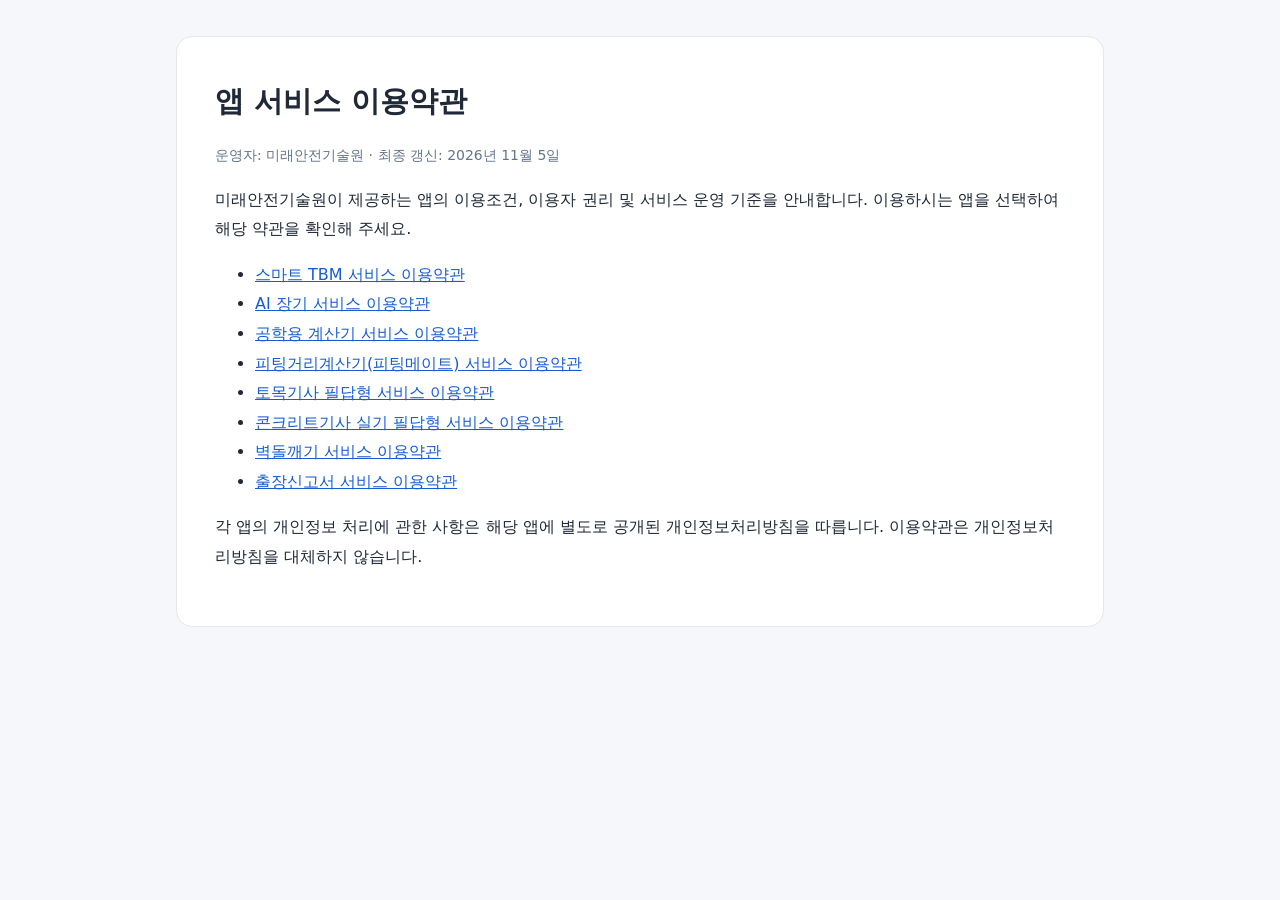
<file: index.html>
<!doctype html>
<html lang="ko">
<head><meta charset="utf-8"><meta name="viewport" content="width=device-width,initial-scale=1">
<meta name="description" content="미래안전기술원에서 제공하는 8개 앱의 서비스 이용약관">
<title>앱 서비스 이용약관 | 미래안전기술원</title><link rel="stylesheet" href="style.css"></head>
<body><main class="wrap"><h1>앱 서비스 이용약관</h1>
<p class="meta">운영자: 미래안전기술원 · 최종 갱신: 2026년 11월 5일</p>
<p>미래안전기술원이 제공하는 앱의 이용조건, 이용자 권리 및 서비스 운영 기준을 안내합니다. 이용하시는 앱을 선택하여 해당 약관을 확인해 주세요.</p>
<ul>
<li><a href="smart-tbm.html">스마트 TBM 서비스 이용약관</a></li>
<li><a href="ai-janggi.html">AI 장기 서비스 이용약관</a></li>
<li><a href="engineering-calculator.html">공학용 계산기 서비스 이용약관</a></li>
<li><a href="putting-mate.html">피팅거리계산기(피팅메이트) 서비스 이용약관</a></li>
<li><a href="civil-engineer-written.html">토목기사 필답형 서비스 이용약관</a></li>
<li><a href="concrete-engineer-written.html">콘크리트기사 실기 필답형 서비스 이용약관</a></li>
<li><a href="brick-breaker.html">벽돌깨기 서비스 이용약관</a></li>
<li><a href="business-trip-report.html">출장신고서 서비스 이용약관</a></li>
</ul>
<p>각 앱의 개인정보 처리에 관한 사항은 해당 앱에 별도로 공개된 개인정보처리방침을 따릅니다. 이용약관은 개인정보처리방침을 대체하지 않습니다.</p>
</main></body></html>
</file>
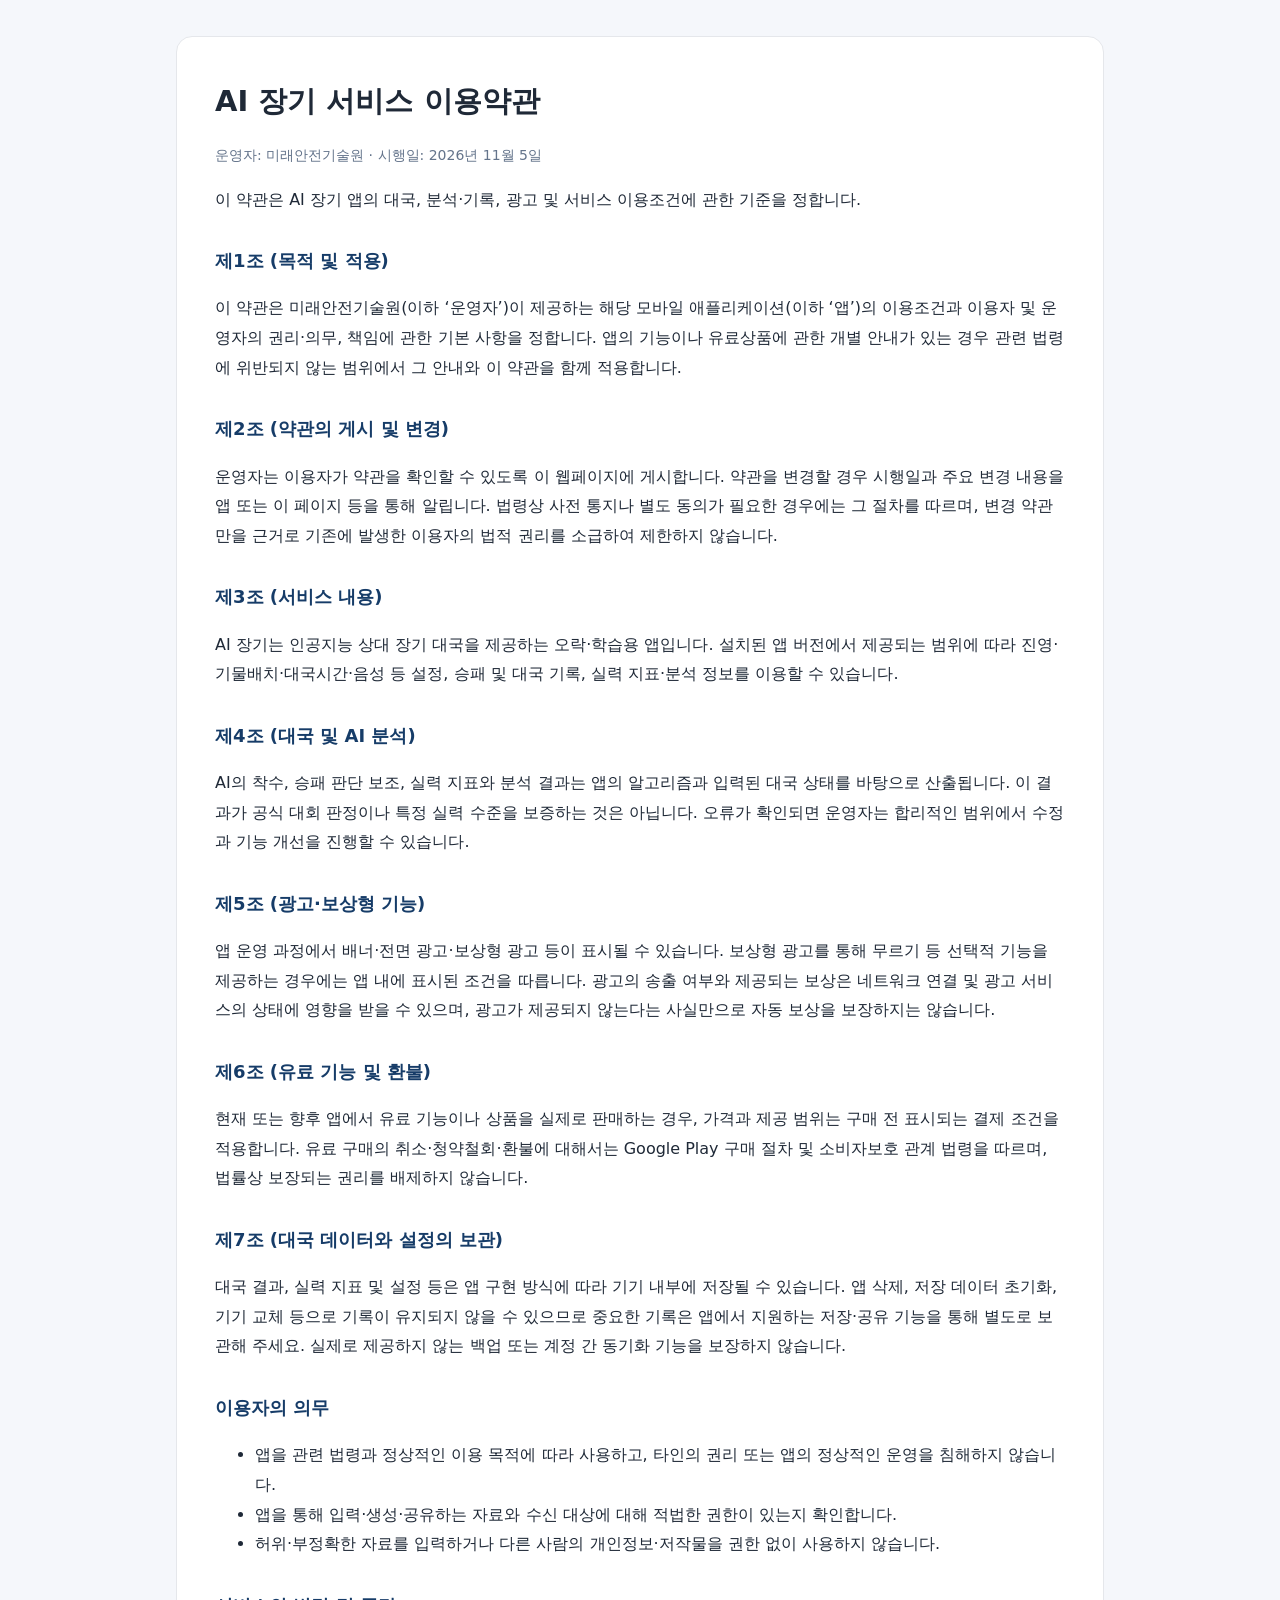
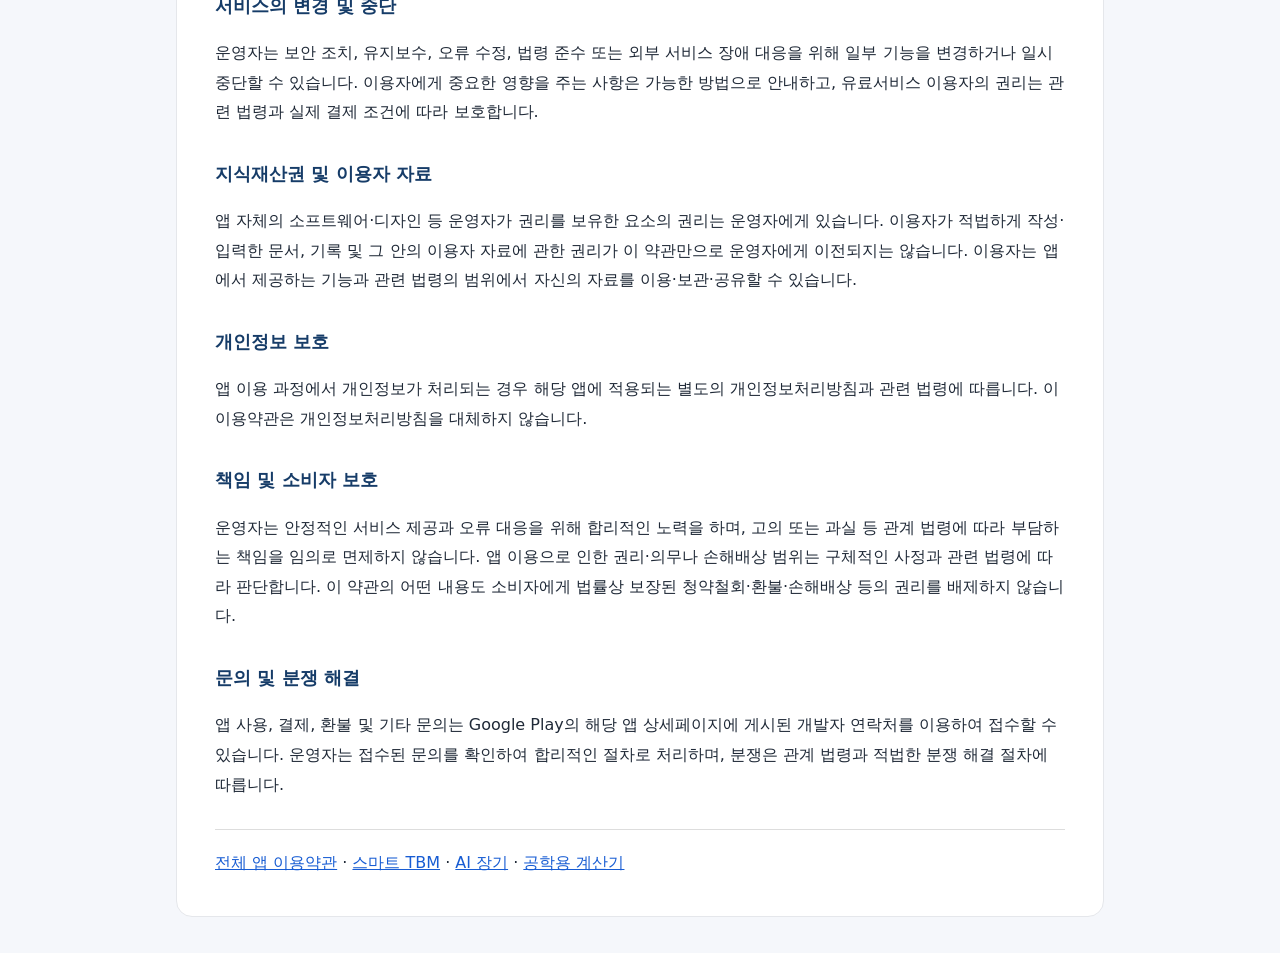
<file: ai-janggi.html>
<!doctype html>
<html lang="ko">
<head>
<meta charset="utf-8">
<meta name="viewport" content="width=device-width, initial-scale=1">
<meta name="description" content="미래안전기술원에서 제공하는 AI 장기 서비스 이용약관의 서비스 이용약관">
<title>AI 장기 서비스 이용약관 | 미래안전기술원</title>
<link rel="stylesheet" href="style.css">
</head>
<body>
<main class="wrap">
<h1>AI 장기 서비스 이용약관</h1>
<p class="meta">운영자: 미래안전기술원 · 시행일: 2026년 11월 5일</p>
<p>이 약관은 AI 장기 앱의 대국, 분석·기록, 광고 및 서비스 이용조건에 관한 기준을 정합니다.</p>
<section><h2>제1조 (목적 및 적용)</h2><p>이 약관은 미래안전기술원(이하 ‘운영자’)이 제공하는 해당 모바일 애플리케이션(이하 ‘앱’)의 이용조건과 이용자 및 운영자의 권리·의무, 책임에 관한 기본 사항을 정합니다. 앱의 기능이나 유료상품에 관한 개별 안내가 있는 경우 관련 법령에 위반되지 않는 범위에서 그 안내와 이 약관을 함께 적용합니다.</p></section>
<section><h2>제2조 (약관의 게시 및 변경)</h2><p>운영자는 이용자가 약관을 확인할 수 있도록 이 웹페이지에 게시합니다. 약관을 변경할 경우 시행일과 주요 변경 내용을 앱 또는 이 페이지 등을 통해 알립니다. 법령상 사전 통지나 별도 동의가 필요한 경우에는 그 절차를 따르며, 변경 약관만을 근거로 기존에 발생한 이용자의 법적 권리를 소급하여 제한하지 않습니다.</p></section>
<section><h2>제3조 (서비스 내용)</h2><p>AI 장기는 인공지능 상대 장기 대국을 제공하는 오락·학습용 앱입니다. 설치된 앱 버전에서 제공되는 범위에 따라 진영·기물배치·대국시간·음성 등 설정, 승패 및 대국 기록, 실력 지표·분석 정보를 이용할 수 있습니다.</p></section>
<section><h2>제4조 (대국 및 AI 분석)</h2><p>AI의 착수, 승패 판단 보조, 실력 지표와 분석 결과는 앱의 알고리즘과 입력된 대국 상태를 바탕으로 산출됩니다. 이 결과가 공식 대회 판정이나 특정 실력 수준을 보증하는 것은 아닙니다. 오류가 확인되면 운영자는 합리적인 범위에서 수정과 기능 개선을 진행할 수 있습니다.</p></section>
<section><h2>제5조 (광고·보상형 기능)</h2><p>앱 운영 과정에서 배너·전면 광고·보상형 광고 등이 표시될 수 있습니다. 보상형 광고를 통해 무르기 등 선택적 기능을 제공하는 경우에는 앱 내에 표시된 조건을 따릅니다. 광고의 송출 여부와 제공되는 보상은 네트워크 연결 및 광고 서비스의 상태에 영향을 받을 수 있으며, 광고가 제공되지 않는다는 사실만으로 자동 보상을 보장하지는 않습니다.</p></section>
<section><h2>제6조 (유료 기능 및 환불)</h2><p>현재 또는 향후 앱에서 유료 기능이나 상품을 실제로 판매하는 경우, 가격과 제공 범위는 구매 전 표시되는 결제 조건을 적용합니다. 유료 구매의 취소·청약철회·환불에 대해서는 Google Play 구매 절차 및 소비자보호 관계 법령을 따르며, 법률상 보장되는 권리를 배제하지 않습니다.</p></section>
<section><h2>제7조 (대국 데이터와 설정의 보관)</h2><p>대국 결과, 실력 지표 및 설정 등은 앱 구현 방식에 따라 기기 내부에 저장될 수 있습니다. 앱 삭제, 저장 데이터 초기화, 기기 교체 등으로 기록이 유지되지 않을 수 있으므로 중요한 기록은 앱에서 지원하는 저장·공유 기능을 통해 별도로 보관해 주세요. 실제로 제공하지 않는 백업 또는 계정 간 동기화 기능을 보장하지 않습니다.</p></section>
<section><h2>이용자의 의무</h2><ul><li>앱을 관련 법령과 정상적인 이용 목적에 따라 사용하고, 타인의 권리 또는 앱의 정상적인 운영을 침해하지 않습니다.</li><li>앱을 통해 입력·생성·공유하는 자료와 수신 대상에 대해 적법한 권한이 있는지 확인합니다.</li><li>허위·부정확한 자료를 입력하거나 다른 사람의 개인정보·저작물을 권한 없이 사용하지 않습니다.</li></ul></section>
<section><h2>서비스의 변경 및 중단</h2><p>운영자는 보안 조치, 유지보수, 오류 수정, 법령 준수 또는 외부 서비스 장애 대응을 위해 일부 기능을 변경하거나 일시 중단할 수 있습니다. 이용자에게 중요한 영향을 주는 사항은 가능한 방법으로 안내하고, 유료서비스 이용자의 권리는 관련 법령과 실제 결제 조건에 따라 보호합니다.</p></section>
<section><h2>지식재산권 및 이용자 자료</h2><p>앱 자체의 소프트웨어·디자인 등 운영자가 권리를 보유한 요소의 권리는 운영자에게 있습니다. 이용자가 적법하게 작성·입력한 문서, 기록 및 그 안의 이용자 자료에 관한 권리가 이 약관만으로 운영자에게 이전되지는 않습니다. 이용자는 앱에서 제공하는 기능과 관련 법령의 범위에서 자신의 자료를 이용·보관·공유할 수 있습니다.</p></section>
<section><h2>개인정보 보호</h2><p>앱 이용 과정에서 개인정보가 처리되는 경우 해당 앱에 적용되는 별도의 개인정보처리방침과 관련 법령에 따릅니다. 이 이용약관은 개인정보처리방침을 대체하지 않습니다.</p></section>
<section><h2>책임 및 소비자 보호</h2><p>운영자는 안정적인 서비스 제공과 오류 대응을 위해 합리적인 노력을 하며, 고의 또는 과실 등 관계 법령에 따라 부담하는 책임을 임의로 면제하지 않습니다. 앱 이용으로 인한 권리·의무나 손해배상 범위는 구체적인 사정과 관련 법령에 따라 판단합니다. 이 약관의 어떤 내용도 소비자에게 법률상 보장된 청약철회·환불·손해배상 등의 권리를 배제하지 않습니다.</p></section>
<section><h2>문의 및 분쟁 해결</h2><p>앱 사용, 결제, 환불 및 기타 문의는 Google Play의 해당 앱 상세페이지에 게시된 개발자 연락처를 이용하여 접수할 수 있습니다. 운영자는 접수된 문의를 확인하여 합리적인 절차로 처리하며, 분쟁은 관계 법령과 적법한 분쟁 해결 절차에 따릅니다.</p></section>
<nav aria-label="약관 메뉴" class="links"><a href="index.html">전체 앱 이용약관</a> · <a href="smart-tbm.html">스마트 TBM</a> · <a href="ai-janggi.html">AI 장기</a> · <a href="engineering-calculator.html">공학용 계산기</a></nav>
</main>
</body>
</html>
</file>
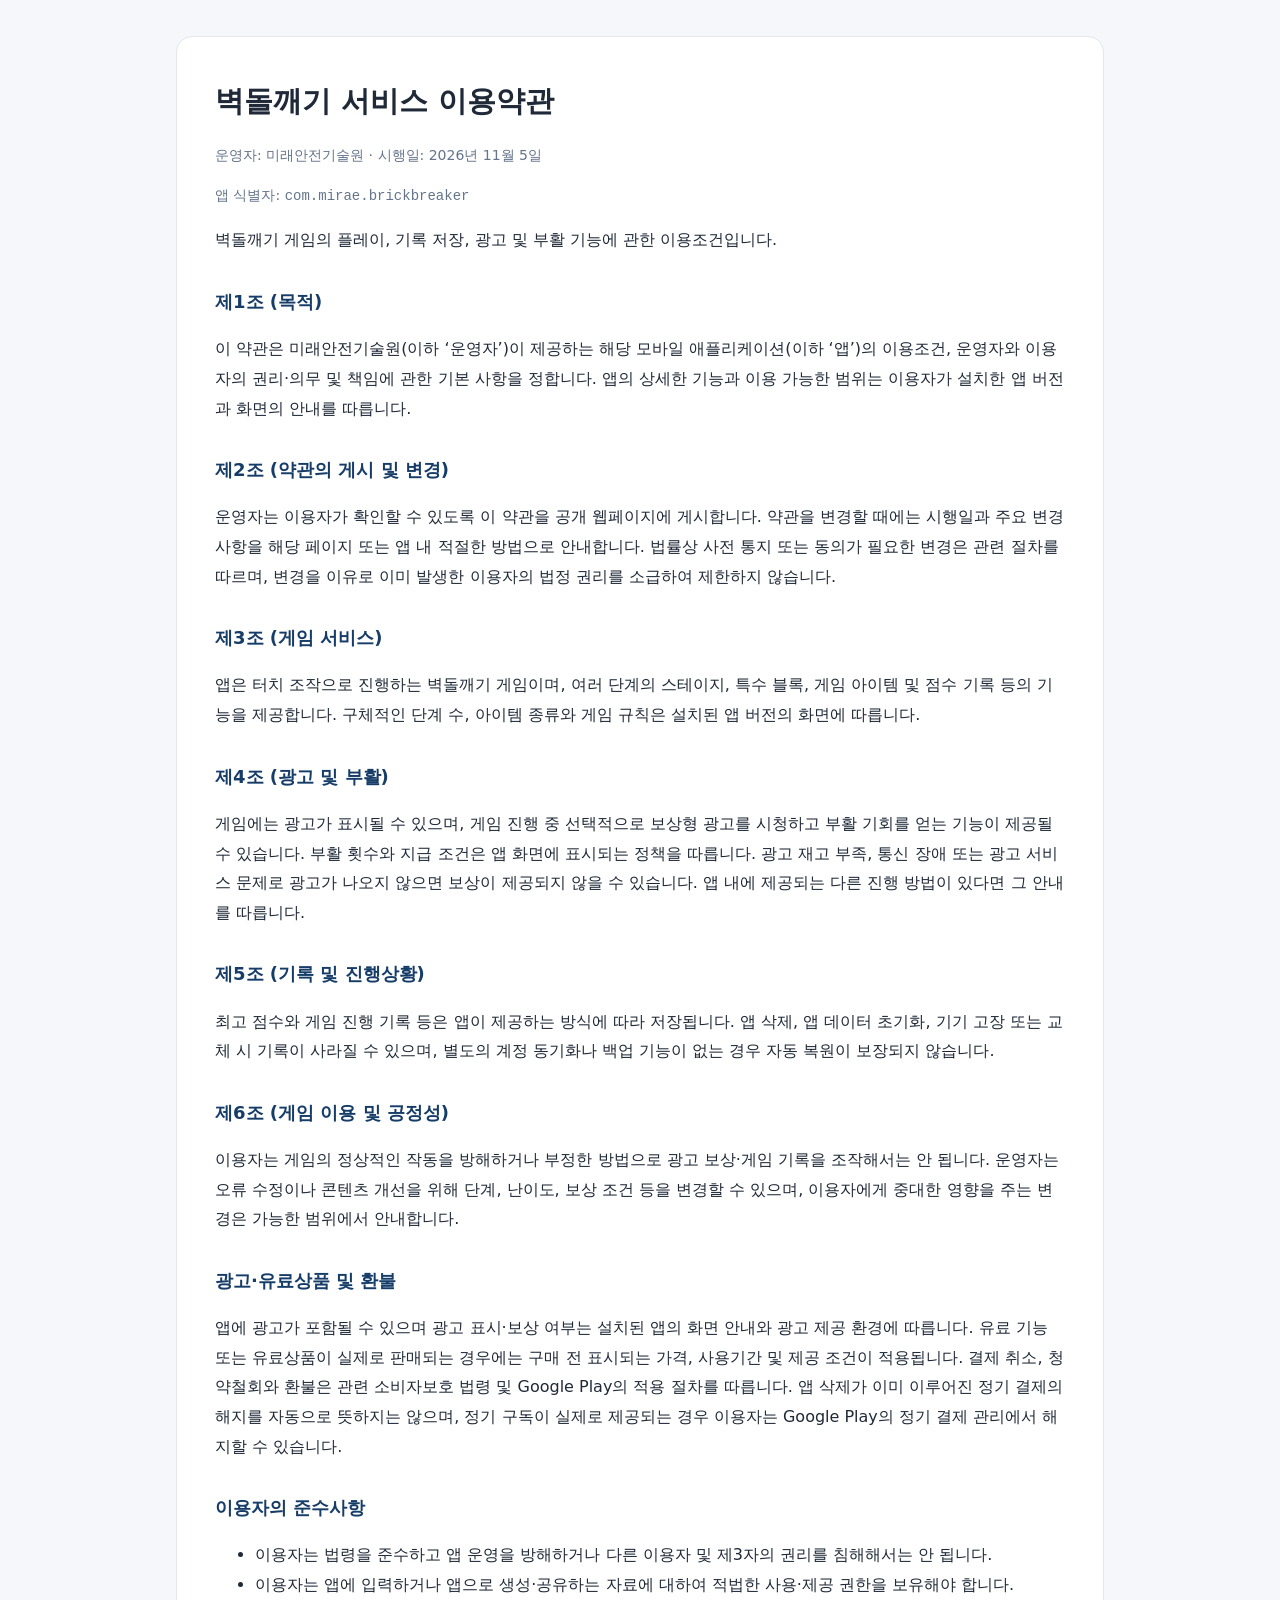
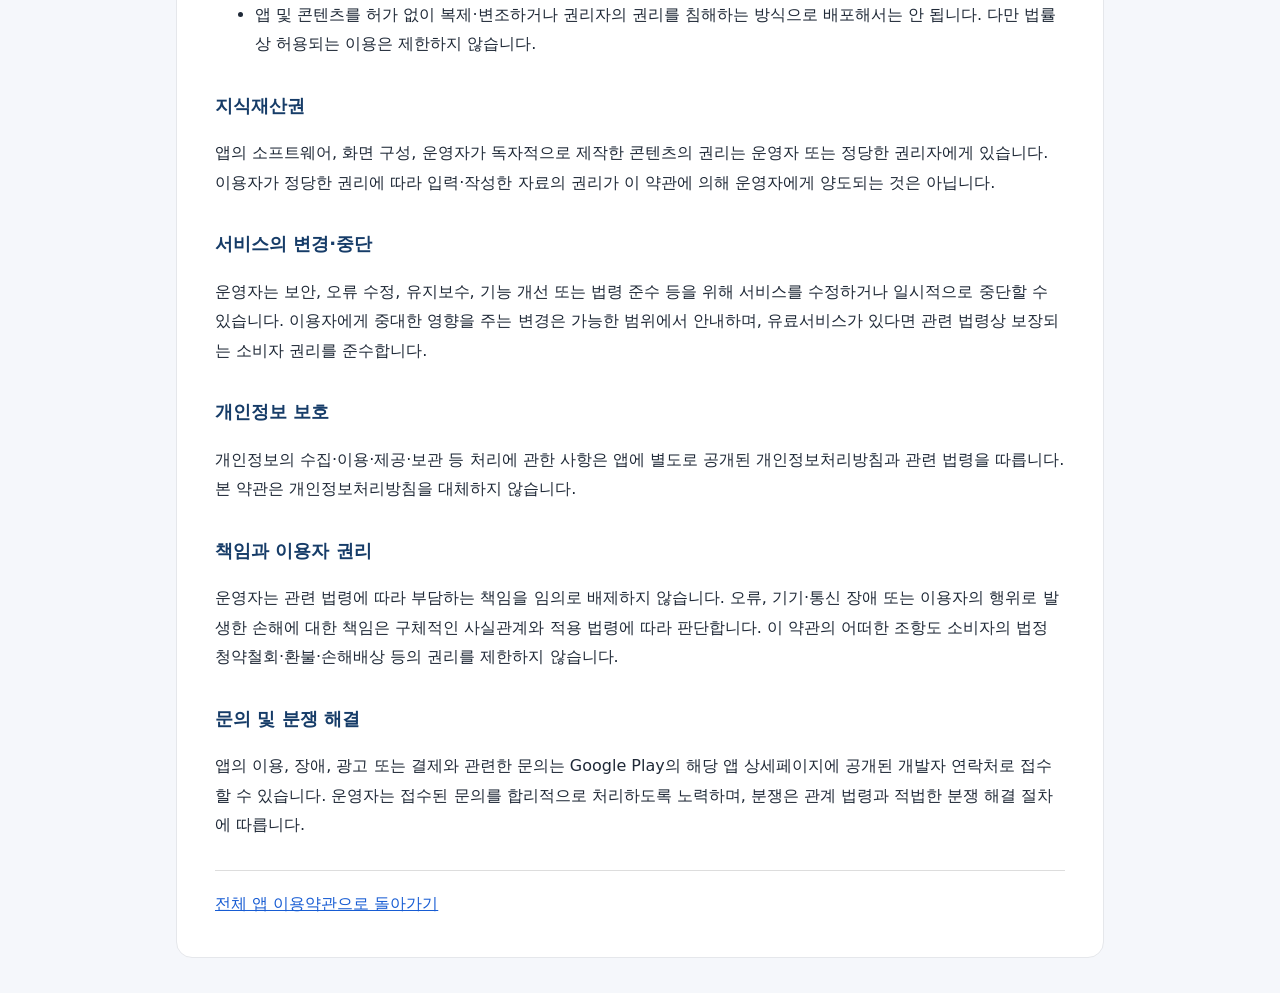
<file: brick-breaker.html>
<!doctype html>
<html lang="ko">
<head>
<meta charset="utf-8">
<meta name="viewport" content="width=device-width,initial-scale=1">
<meta name="description" content="미래안전기술원 벽돌깨기 서비스 이용약관">
<title>벽돌깨기 서비스 이용약관 | 미래안전기술원</title>
<link rel="stylesheet" href="style.css">
</head>
<body><main class="wrap">
<h1>벽돌깨기 서비스 이용약관</h1>
<p class="meta">운영자: 미래안전기술원 · 시행일: 2026년 11월 5일</p>
<p class="meta">앱 식별자: <code>com.mirae.brickbreaker</code></p>
<p>벽돌깨기 게임의 플레이, 기록 저장, 광고 및 부활 기능에 관한 이용조건입니다.</p>
<section><h2>제1조 (목적)</h2><p>이 약관은 미래안전기술원(이하 ‘운영자’)이 제공하는 해당 모바일 애플리케이션(이하 ‘앱’)의 이용조건, 운영자와 이용자의 권리·의무 및 책임에 관한 기본 사항을 정합니다. 앱의 상세한 기능과 이용 가능한 범위는 이용자가 설치한 앱 버전과 화면의 안내를 따릅니다.</p></section>
<section><h2>제2조 (약관의 게시 및 변경)</h2><p>운영자는 이용자가 확인할 수 있도록 이 약관을 공개 웹페이지에 게시합니다. 약관을 변경할 때에는 시행일과 주요 변경 사항을 해당 페이지 또는 앱 내 적절한 방법으로 안내합니다. 법률상 사전 통지 또는 동의가 필요한 변경은 관련 절차를 따르며, 변경을 이유로 이미 발생한 이용자의 법정 권리를 소급하여 제한하지 않습니다.</p></section>
<section><h2>제3조 (게임 서비스)</h2><p>앱은 터치 조작으로 진행하는 벽돌깨기 게임이며, 여러 단계의 스테이지, 특수 블록, 게임 아이템 및 점수 기록 등의 기능을 제공합니다. 구체적인 단계 수, 아이템 종류와 게임 규칙은 설치된 앱 버전의 화면에 따릅니다.</p></section>
<section><h2>제4조 (광고 및 부활)</h2><p>게임에는 광고가 표시될 수 있으며, 게임 진행 중 선택적으로 보상형 광고를 시청하고 부활 기회를 얻는 기능이 제공될 수 있습니다. 부활 횟수와 지급 조건은 앱 화면에 표시되는 정책을 따릅니다. 광고 재고 부족, 통신 장애 또는 광고 서비스 문제로 광고가 나오지 않으면 보상이 제공되지 않을 수 있습니다. 앱 내에 제공되는 다른 진행 방법이 있다면 그 안내를 따릅니다.</p></section>
<section><h2>제5조 (기록 및 진행상황)</h2><p>최고 점수와 게임 진행 기록 등은 앱이 제공하는 방식에 따라 저장됩니다. 앱 삭제, 앱 데이터 초기화, 기기 고장 또는 교체 시 기록이 사라질 수 있으며, 별도의 계정 동기화나 백업 기능이 없는 경우 자동 복원이 보장되지 않습니다.</p></section>
<section><h2>제6조 (게임 이용 및 공정성)</h2><p>이용자는 게임의 정상적인 작동을 방해하거나 부정한 방법으로 광고 보상·게임 기록을 조작해서는 안 됩니다. 운영자는 오류 수정이나 콘텐츠 개선을 위해 단계, 난이도, 보상 조건 등을 변경할 수 있으며, 이용자에게 중대한 영향을 주는 변경은 가능한 범위에서 안내합니다.</p></section>
<section><h2>광고·유료상품 및 환불</h2><p>앱에 광고가 포함될 수 있으며 광고 표시·보상 여부는 설치된 앱의 화면 안내와 광고 제공 환경에 따릅니다. 유료 기능 또는 유료상품이 실제로 판매되는 경우에는 구매 전 표시되는 가격, 사용기간 및 제공 조건이 적용됩니다. 결제 취소, 청약철회와 환불은 관련 소비자보호 법령 및 Google Play의 적용 절차를 따릅니다. 앱 삭제가 이미 이루어진 정기 결제의 해지를 자동으로 뜻하지는 않으며, 정기 구독이 실제로 제공되는 경우 이용자는 Google Play의 정기 결제 관리에서 해지할 수 있습니다.</p></section>
<section><h2>이용자의 준수사항</h2><ul><li>이용자는 법령을 준수하고 앱 운영을 방해하거나 다른 이용자 및 제3자의 권리를 침해해서는 안 됩니다.</li><li>이용자는 앱에 입력하거나 앱으로 생성·공유하는 자료에 대하여 적법한 사용·제공 권한을 보유해야 합니다.</li><li>앱 및 콘텐츠를 허가 없이 복제·변조하거나 권리자의 권리를 침해하는 방식으로 배포해서는 안 됩니다. 다만 법률상 허용되는 이용은 제한하지 않습니다.</li></ul></section>
<section><h2>지식재산권</h2><p>앱의 소프트웨어, 화면 구성, 운영자가 독자적으로 제작한 콘텐츠의 권리는 운영자 또는 정당한 권리자에게 있습니다. 이용자가 정당한 권리에 따라 입력·작성한 자료의 권리가 이 약관에 의해 운영자에게 양도되는 것은 아닙니다.</p></section>
<section><h2>서비스의 변경·중단</h2><p>운영자는 보안, 오류 수정, 유지보수, 기능 개선 또는 법령 준수 등을 위해 서비스를 수정하거나 일시적으로 중단할 수 있습니다. 이용자에게 중대한 영향을 주는 변경은 가능한 범위에서 안내하며, 유료서비스가 있다면 관련 법령상 보장되는 소비자 권리를 준수합니다.</p></section>
<section><h2>개인정보 보호</h2><p>개인정보의 수집·이용·제공·보관 등 처리에 관한 사항은 앱에 별도로 공개된 개인정보처리방침과 관련 법령을 따릅니다. 본 약관은 개인정보처리방침을 대체하지 않습니다.</p></section>
<section><h2>책임과 이용자 권리</h2><p>운영자는 관련 법령에 따라 부담하는 책임을 임의로 배제하지 않습니다. 오류, 기기·통신 장애 또는 이용자의 행위로 발생한 손해에 대한 책임은 구체적인 사실관계와 적용 법령에 따라 판단합니다. 이 약관의 어떠한 조항도 소비자의 법정 청약철회·환불·손해배상 등의 권리를 제한하지 않습니다.</p></section>
<section><h2>문의 및 분쟁 해결</h2><p>앱의 이용, 장애, 광고 또는 결제와 관련한 문의는 Google Play의 해당 앱 상세페이지에 공개된 개발자 연락처로 접수할 수 있습니다. 운영자는 접수된 문의를 합리적으로 처리하도록 노력하며, 분쟁은 관계 법령과 적법한 분쟁 해결 절차에 따릅니다.</p></section>
<nav class="links" aria-label="약관 탐색"><a href="index.html">전체 앱 이용약관으로 돌아가기</a></nav>
</main></body></html>
</file>
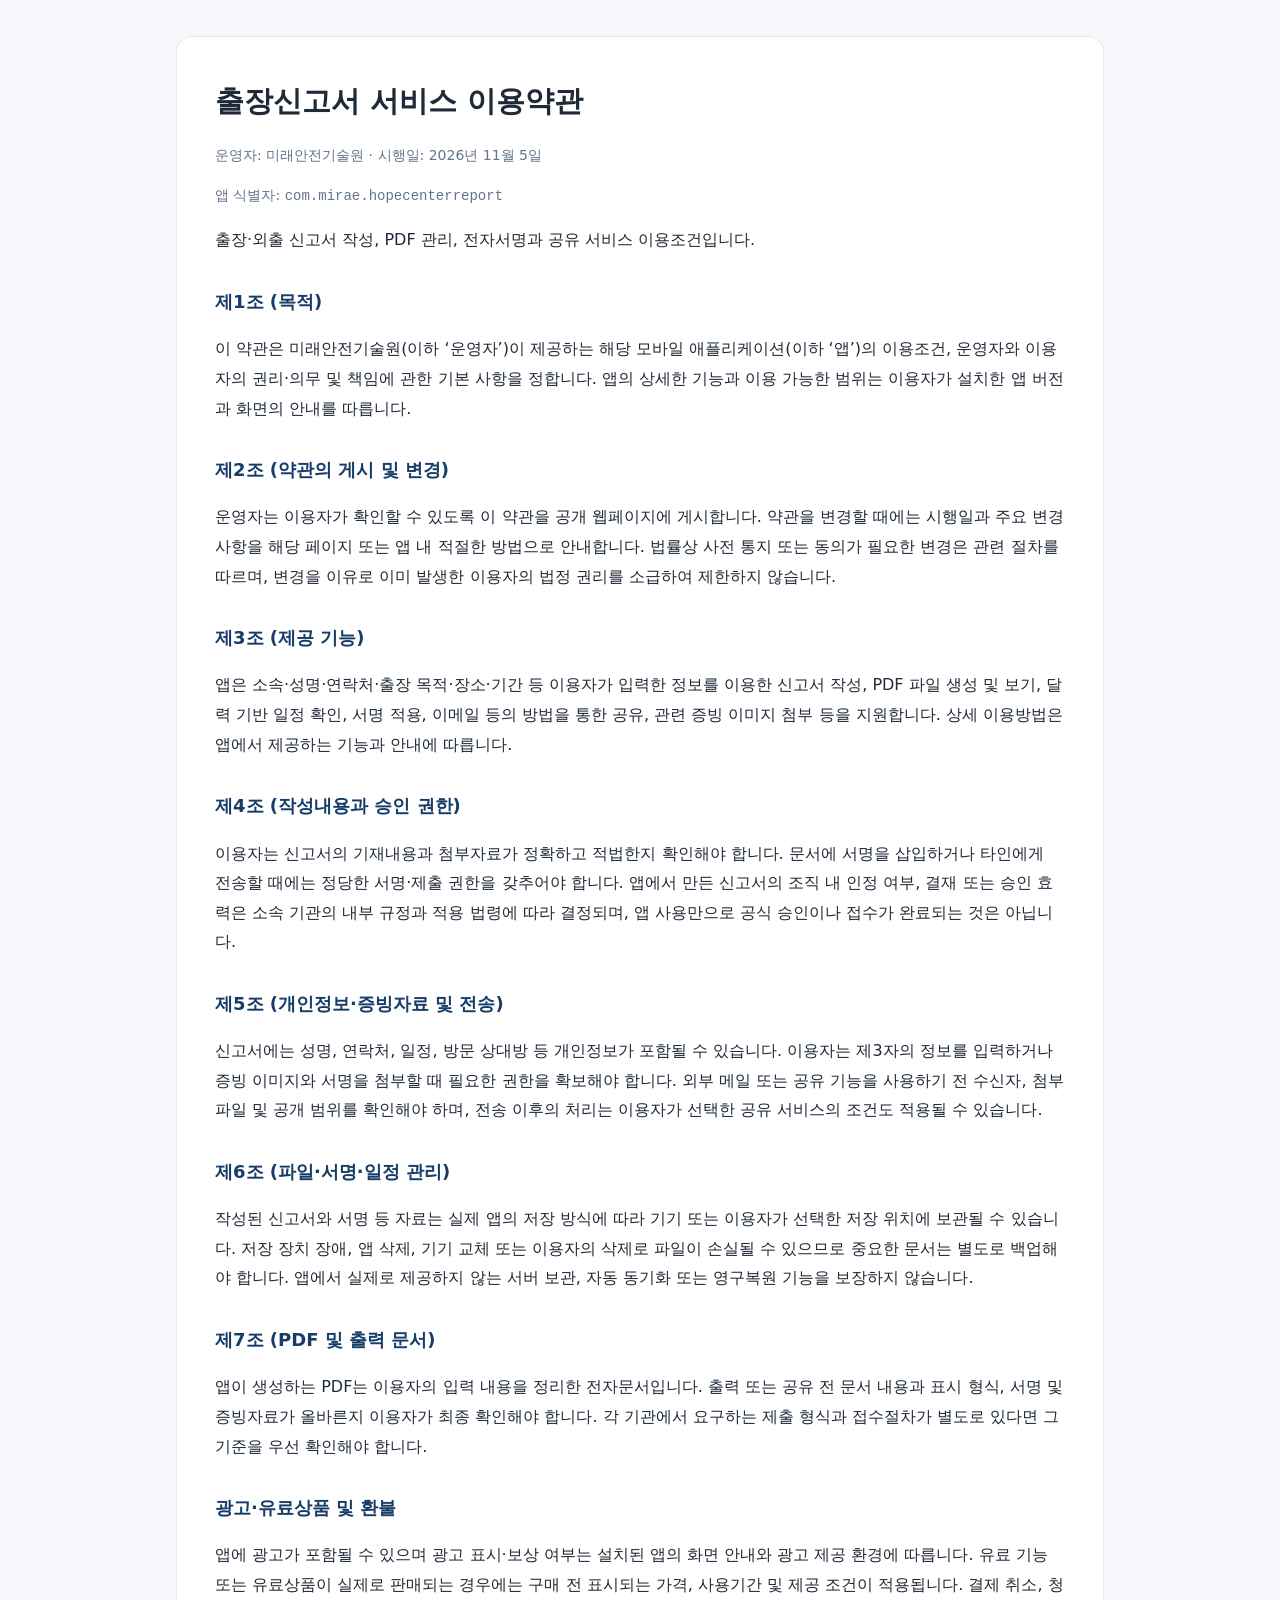
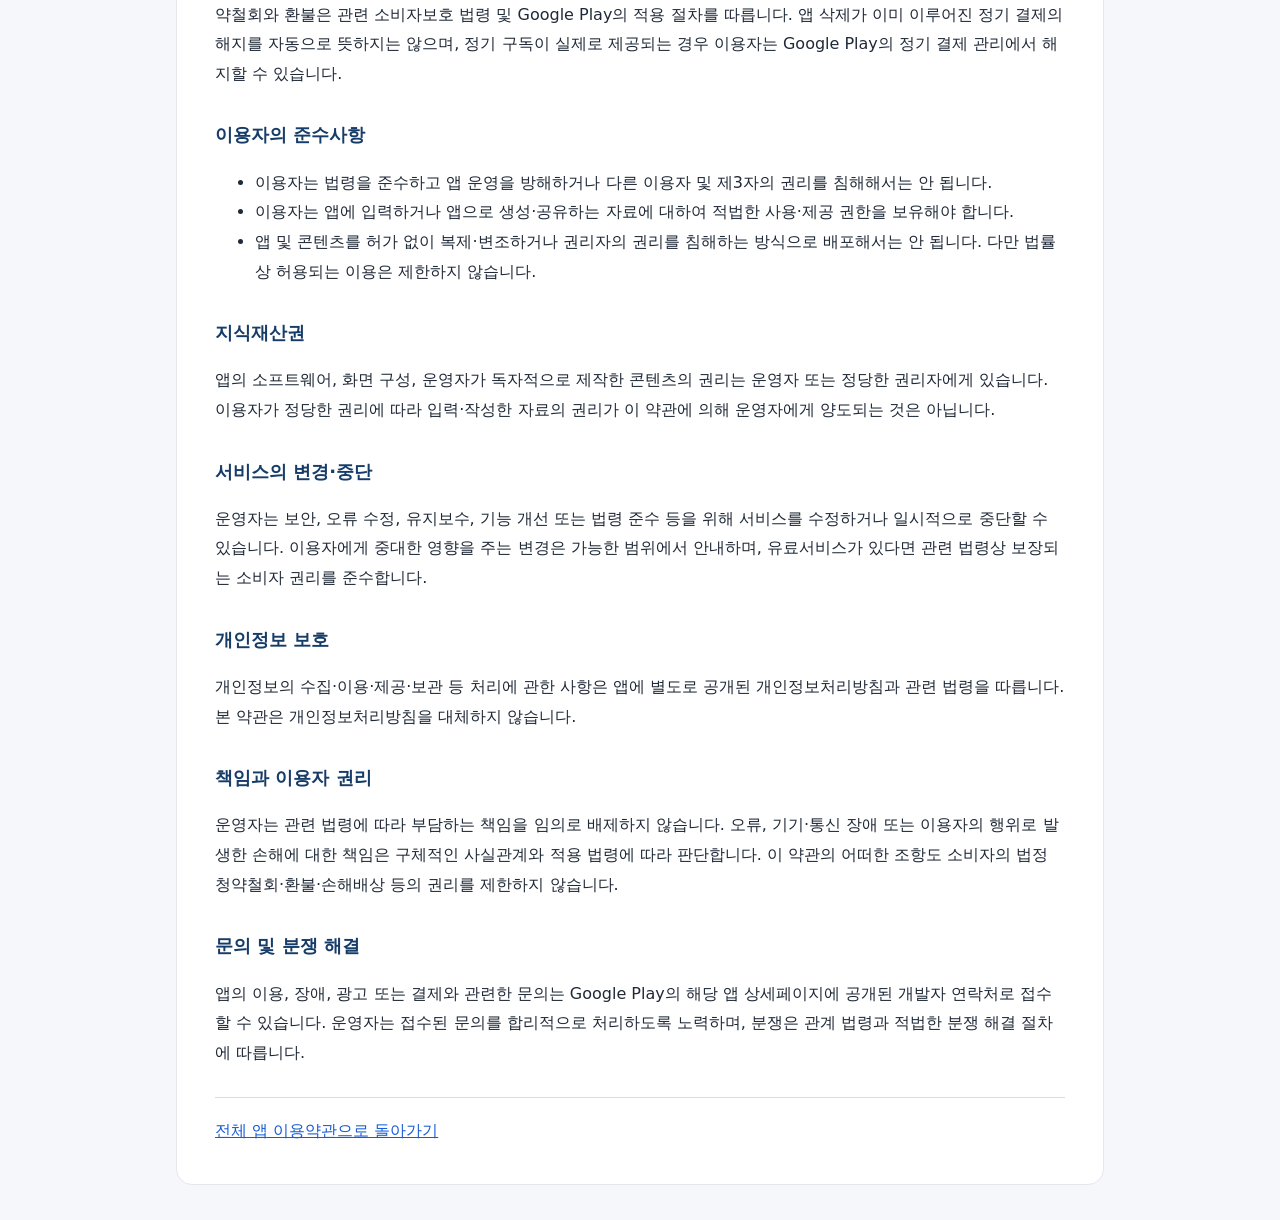
<file: business-trip-report.html>
<!doctype html>
<html lang="ko">
<head>
<meta charset="utf-8">
<meta name="viewport" content="width=device-width,initial-scale=1">
<meta name="description" content="미래안전기술원 출장신고서 서비스 이용약관">
<title>출장신고서 서비스 이용약관 | 미래안전기술원</title>
<link rel="stylesheet" href="style.css">
</head>
<body><main class="wrap">
<h1>출장신고서 서비스 이용약관</h1>
<p class="meta">운영자: 미래안전기술원 · 시행일: 2026년 11월 5일</p>
<p class="meta">앱 식별자: <code>com.mirae.hopecenterreport</code></p>
<p>출장·외출 신고서 작성, PDF 관리, 전자서명과 공유 서비스 이용조건입니다.</p>
<section><h2>제1조 (목적)</h2><p>이 약관은 미래안전기술원(이하 ‘운영자’)이 제공하는 해당 모바일 애플리케이션(이하 ‘앱’)의 이용조건, 운영자와 이용자의 권리·의무 및 책임에 관한 기본 사항을 정합니다. 앱의 상세한 기능과 이용 가능한 범위는 이용자가 설치한 앱 버전과 화면의 안내를 따릅니다.</p></section>
<section><h2>제2조 (약관의 게시 및 변경)</h2><p>운영자는 이용자가 확인할 수 있도록 이 약관을 공개 웹페이지에 게시합니다. 약관을 변경할 때에는 시행일과 주요 변경 사항을 해당 페이지 또는 앱 내 적절한 방법으로 안내합니다. 법률상 사전 통지 또는 동의가 필요한 변경은 관련 절차를 따르며, 변경을 이유로 이미 발생한 이용자의 법정 권리를 소급하여 제한하지 않습니다.</p></section>
<section><h2>제3조 (제공 기능)</h2><p>앱은 소속·성명·연락처·출장 목적·장소·기간 등 이용자가 입력한 정보를 이용한 신고서 작성, PDF 파일 생성 및 보기, 달력 기반 일정 확인, 서명 적용, 이메일 등의 방법을 통한 공유, 관련 증빙 이미지 첨부 등을 지원합니다. 상세 이용방법은 앱에서 제공하는 기능과 안내에 따릅니다.</p></section>
<section><h2>제4조 (작성내용과 승인 권한)</h2><p>이용자는 신고서의 기재내용과 첨부자료가 정확하고 적법한지 확인해야 합니다. 문서에 서명을 삽입하거나 타인에게 전송할 때에는 정당한 서명·제출 권한을 갖추어야 합니다. 앱에서 만든 신고서의 조직 내 인정 여부, 결재 또는 승인 효력은 소속 기관의 내부 규정과 적용 법령에 따라 결정되며, 앱 사용만으로 공식 승인이나 접수가 완료되는 것은 아닙니다.</p></section>
<section><h2>제5조 (개인정보·증빙자료 및 전송)</h2><p>신고서에는 성명, 연락처, 일정, 방문 상대방 등 개인정보가 포함될 수 있습니다. 이용자는 제3자의 정보를 입력하거나 증빙 이미지와 서명을 첨부할 때 필요한 권한을 확보해야 합니다. 외부 메일 또는 공유 기능을 사용하기 전 수신자, 첨부파일 및 공개 범위를 확인해야 하며, 전송 이후의 처리는 이용자가 선택한 공유 서비스의 조건도 적용될 수 있습니다.</p></section>
<section><h2>제6조 (파일·서명·일정 관리)</h2><p>작성된 신고서와 서명 등 자료는 실제 앱의 저장 방식에 따라 기기 또는 이용자가 선택한 저장 위치에 보관될 수 있습니다. 저장 장치 장애, 앱 삭제, 기기 교체 또는 이용자의 삭제로 파일이 손실될 수 있으므로 중요한 문서는 별도로 백업해야 합니다. 앱에서 실제로 제공하지 않는 서버 보관, 자동 동기화 또는 영구복원 기능을 보장하지 않습니다.</p></section>
<section><h2>제7조 (PDF 및 출력 문서)</h2><p>앱이 생성하는 PDF는 이용자의 입력 내용을 정리한 전자문서입니다. 출력 또는 공유 전 문서 내용과 표시 형식, 서명 및 증빙자료가 올바른지 이용자가 최종 확인해야 합니다. 각 기관에서 요구하는 제출 형식과 접수절차가 별도로 있다면 그 기준을 우선 확인해야 합니다.</p></section>
<section><h2>광고·유료상품 및 환불</h2><p>앱에 광고가 포함될 수 있으며 광고 표시·보상 여부는 설치된 앱의 화면 안내와 광고 제공 환경에 따릅니다. 유료 기능 또는 유료상품이 실제로 판매되는 경우에는 구매 전 표시되는 가격, 사용기간 및 제공 조건이 적용됩니다. 결제 취소, 청약철회와 환불은 관련 소비자보호 법령 및 Google Play의 적용 절차를 따릅니다. 앱 삭제가 이미 이루어진 정기 결제의 해지를 자동으로 뜻하지는 않으며, 정기 구독이 실제로 제공되는 경우 이용자는 Google Play의 정기 결제 관리에서 해지할 수 있습니다.</p></section>
<section><h2>이용자의 준수사항</h2><ul><li>이용자는 법령을 준수하고 앱 운영을 방해하거나 다른 이용자 및 제3자의 권리를 침해해서는 안 됩니다.</li><li>이용자는 앱에 입력하거나 앱으로 생성·공유하는 자료에 대하여 적법한 사용·제공 권한을 보유해야 합니다.</li><li>앱 및 콘텐츠를 허가 없이 복제·변조하거나 권리자의 권리를 침해하는 방식으로 배포해서는 안 됩니다. 다만 법률상 허용되는 이용은 제한하지 않습니다.</li></ul></section>
<section><h2>지식재산권</h2><p>앱의 소프트웨어, 화면 구성, 운영자가 독자적으로 제작한 콘텐츠의 권리는 운영자 또는 정당한 권리자에게 있습니다. 이용자가 정당한 권리에 따라 입력·작성한 자료의 권리가 이 약관에 의해 운영자에게 양도되는 것은 아닙니다.</p></section>
<section><h2>서비스의 변경·중단</h2><p>운영자는 보안, 오류 수정, 유지보수, 기능 개선 또는 법령 준수 등을 위해 서비스를 수정하거나 일시적으로 중단할 수 있습니다. 이용자에게 중대한 영향을 주는 변경은 가능한 범위에서 안내하며, 유료서비스가 있다면 관련 법령상 보장되는 소비자 권리를 준수합니다.</p></section>
<section><h2>개인정보 보호</h2><p>개인정보의 수집·이용·제공·보관 등 처리에 관한 사항은 앱에 별도로 공개된 개인정보처리방침과 관련 법령을 따릅니다. 본 약관은 개인정보처리방침을 대체하지 않습니다.</p></section>
<section><h2>책임과 이용자 권리</h2><p>운영자는 관련 법령에 따라 부담하는 책임을 임의로 배제하지 않습니다. 오류, 기기·통신 장애 또는 이용자의 행위로 발생한 손해에 대한 책임은 구체적인 사실관계와 적용 법령에 따라 판단합니다. 이 약관의 어떠한 조항도 소비자의 법정 청약철회·환불·손해배상 등의 권리를 제한하지 않습니다.</p></section>
<section><h2>문의 및 분쟁 해결</h2><p>앱의 이용, 장애, 광고 또는 결제와 관련한 문의는 Google Play의 해당 앱 상세페이지에 공개된 개발자 연락처로 접수할 수 있습니다. 운영자는 접수된 문의를 합리적으로 처리하도록 노력하며, 분쟁은 관계 법령과 적법한 분쟁 해결 절차에 따릅니다.</p></section>
<nav class="links" aria-label="약관 탐색"><a href="index.html">전체 앱 이용약관으로 돌아가기</a></nav>
</main></body></html>
</file>
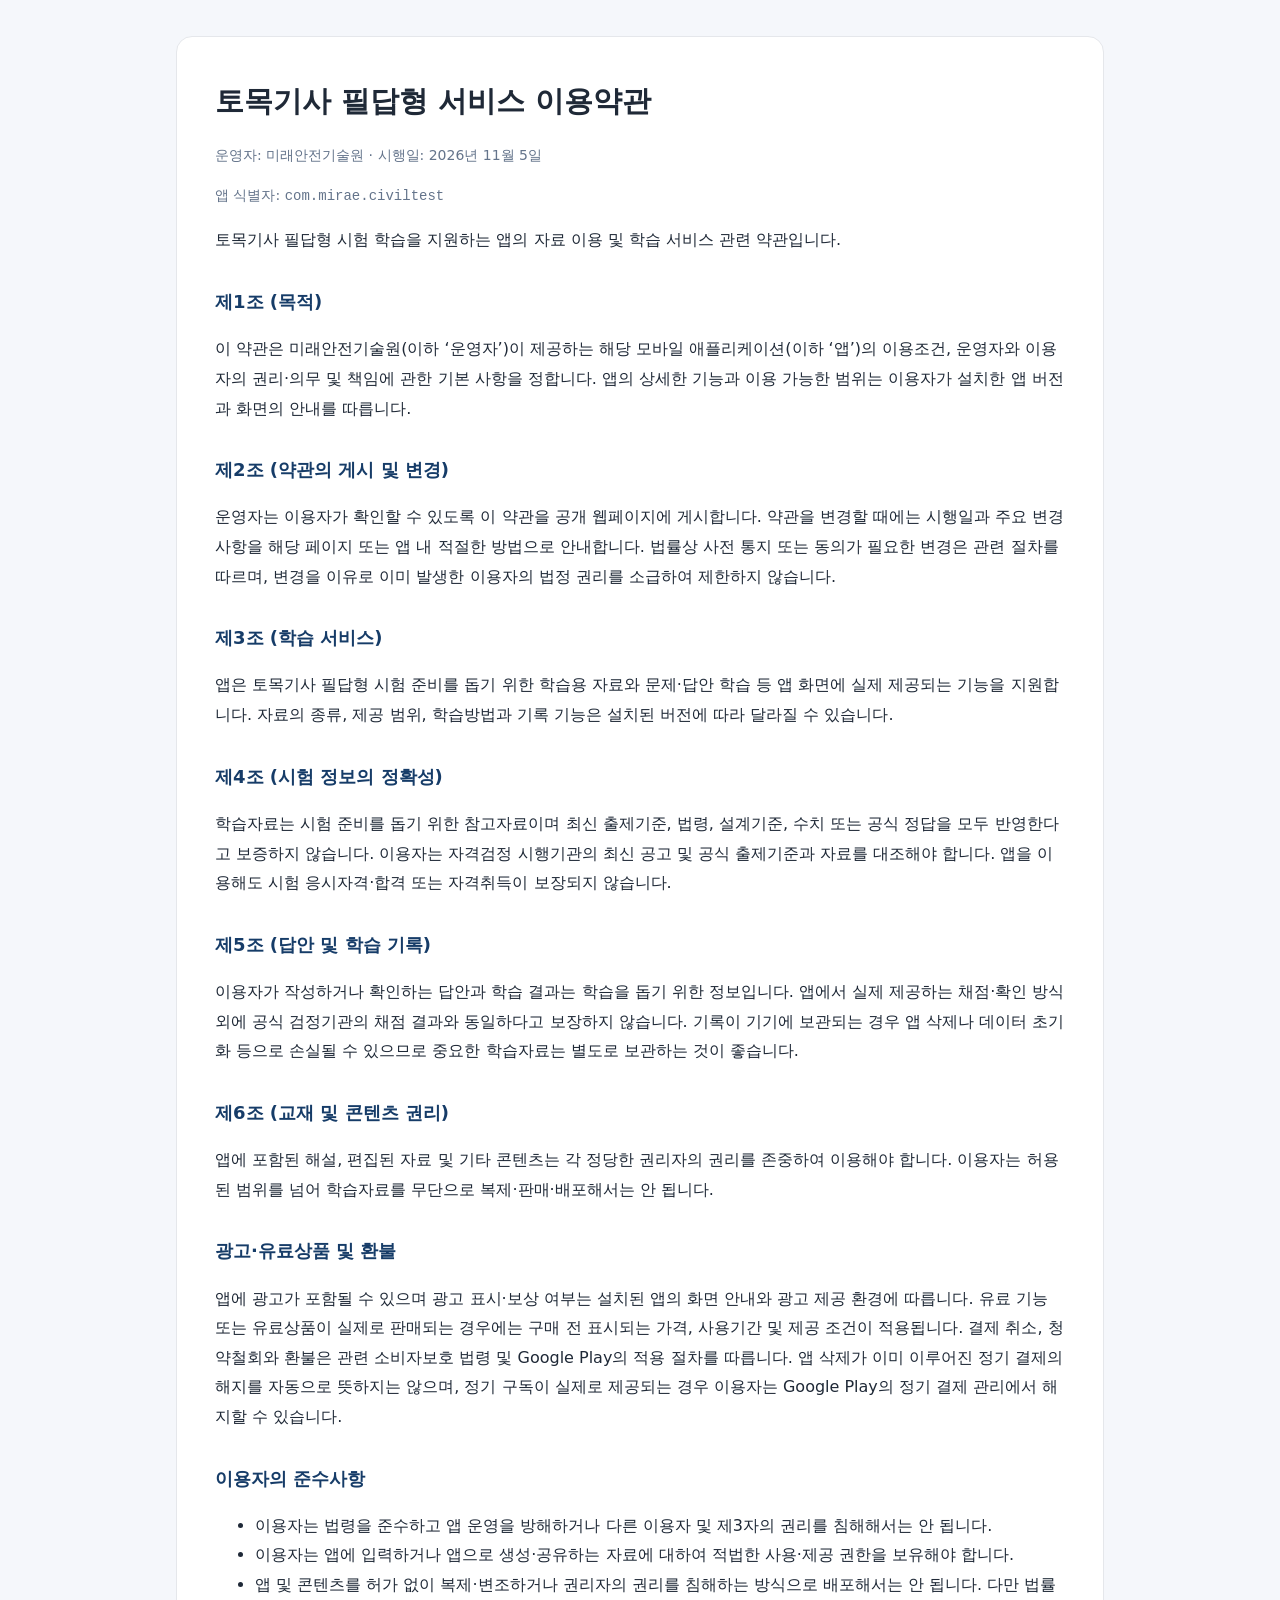
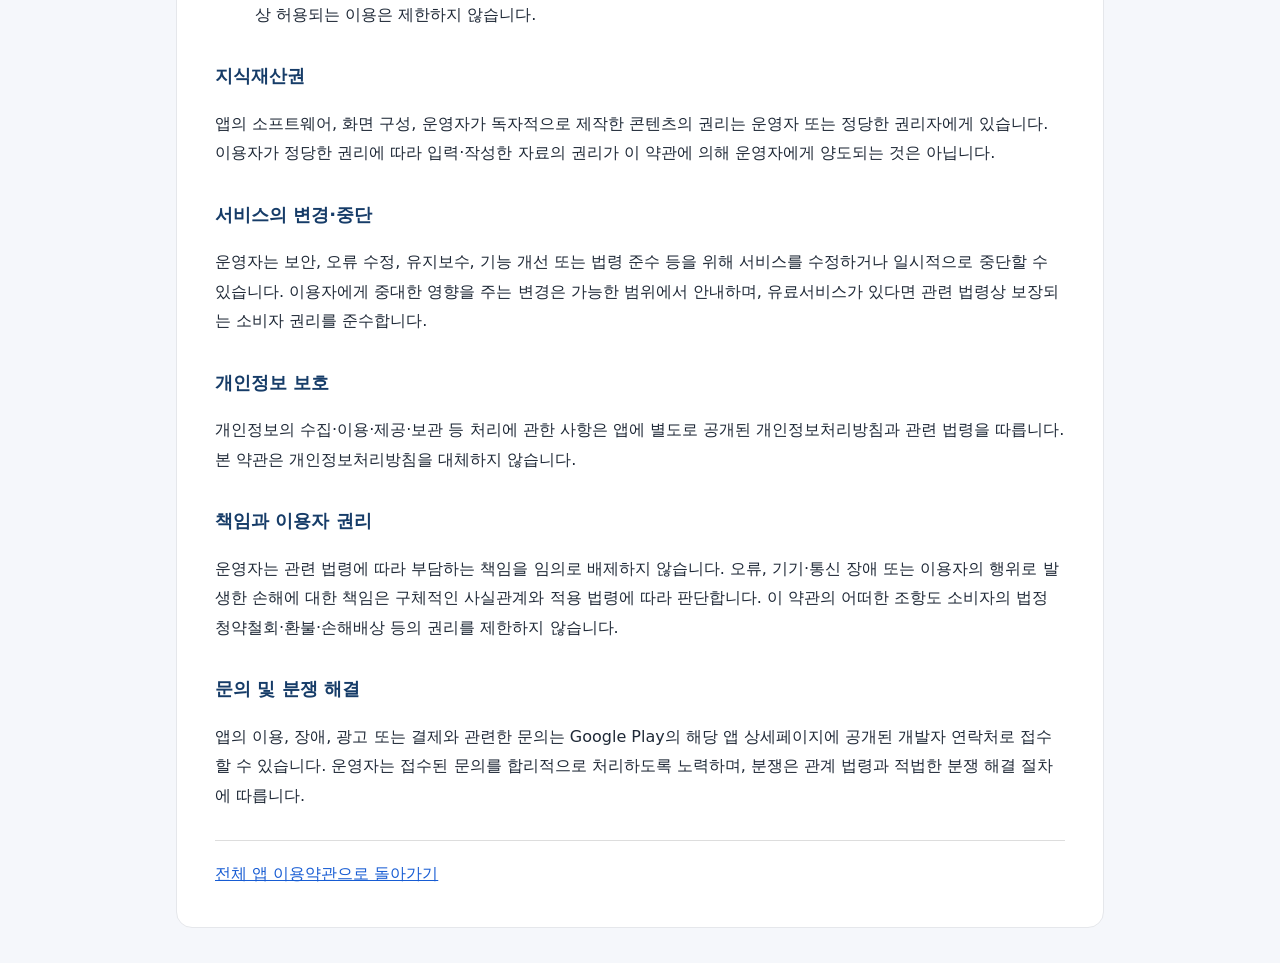
<file: civil-engineer-written.html>
<!doctype html>
<html lang="ko">
<head>
<meta charset="utf-8">
<meta name="viewport" content="width=device-width,initial-scale=1">
<meta name="description" content="미래안전기술원 토목기사 필답형 서비스 이용약관">
<title>토목기사 필답형 서비스 이용약관 | 미래안전기술원</title>
<link rel="stylesheet" href="style.css">
</head>
<body><main class="wrap">
<h1>토목기사 필답형 서비스 이용약관</h1>
<p class="meta">운영자: 미래안전기술원 · 시행일: 2026년 11월 5일</p>
<p class="meta">앱 식별자: <code>com.mirae.civiltest</code></p>
<p>토목기사 필답형 시험 학습을 지원하는 앱의 자료 이용 및 학습 서비스 관련 약관입니다.</p>
<section><h2>제1조 (목적)</h2><p>이 약관은 미래안전기술원(이하 ‘운영자’)이 제공하는 해당 모바일 애플리케이션(이하 ‘앱’)의 이용조건, 운영자와 이용자의 권리·의무 및 책임에 관한 기본 사항을 정합니다. 앱의 상세한 기능과 이용 가능한 범위는 이용자가 설치한 앱 버전과 화면의 안내를 따릅니다.</p></section>
<section><h2>제2조 (약관의 게시 및 변경)</h2><p>운영자는 이용자가 확인할 수 있도록 이 약관을 공개 웹페이지에 게시합니다. 약관을 변경할 때에는 시행일과 주요 변경 사항을 해당 페이지 또는 앱 내 적절한 방법으로 안내합니다. 법률상 사전 통지 또는 동의가 필요한 변경은 관련 절차를 따르며, 변경을 이유로 이미 발생한 이용자의 법정 권리를 소급하여 제한하지 않습니다.</p></section>
<section><h2>제3조 (학습 서비스)</h2><p>앱은 토목기사 필답형 시험 준비를 돕기 위한 학습용 자료와 문제·답안 학습 등 앱 화면에 실제 제공되는 기능을 지원합니다. 자료의 종류, 제공 범위, 학습방법과 기록 기능은 설치된 버전에 따라 달라질 수 있습니다.</p></section>
<section><h2>제4조 (시험 정보의 정확성)</h2><p>학습자료는 시험 준비를 돕기 위한 참고자료이며 최신 출제기준, 법령, 설계기준, 수치 또는 공식 정답을 모두 반영한다고 보증하지 않습니다. 이용자는 자격검정 시행기관의 최신 공고 및 공식 출제기준과 자료를 대조해야 합니다. 앱을 이용해도 시험 응시자격·합격 또는 자격취득이 보장되지 않습니다.</p></section>
<section><h2>제5조 (답안 및 학습 기록)</h2><p>이용자가 작성하거나 확인하는 답안과 학습 결과는 학습을 돕기 위한 정보입니다. 앱에서 실제 제공하는 채점·확인 방식 외에 공식 검정기관의 채점 결과와 동일하다고 보장하지 않습니다. 기록이 기기에 보관되는 경우 앱 삭제나 데이터 초기화 등으로 손실될 수 있으므로 중요한 학습자료는 별도로 보관하는 것이 좋습니다.</p></section>
<section><h2>제6조 (교재 및 콘텐츠 권리)</h2><p>앱에 포함된 해설, 편집된 자료 및 기타 콘텐츠는 각 정당한 권리자의 권리를 존중하여 이용해야 합니다. 이용자는 허용된 범위를 넘어 학습자료를 무단으로 복제·판매·배포해서는 안 됩니다.</p></section>
<section><h2>광고·유료상품 및 환불</h2><p>앱에 광고가 포함될 수 있으며 광고 표시·보상 여부는 설치된 앱의 화면 안내와 광고 제공 환경에 따릅니다. 유료 기능 또는 유료상품이 실제로 판매되는 경우에는 구매 전 표시되는 가격, 사용기간 및 제공 조건이 적용됩니다. 결제 취소, 청약철회와 환불은 관련 소비자보호 법령 및 Google Play의 적용 절차를 따릅니다. 앱 삭제가 이미 이루어진 정기 결제의 해지를 자동으로 뜻하지는 않으며, 정기 구독이 실제로 제공되는 경우 이용자는 Google Play의 정기 결제 관리에서 해지할 수 있습니다.</p></section>
<section><h2>이용자의 준수사항</h2><ul><li>이용자는 법령을 준수하고 앱 운영을 방해하거나 다른 이용자 및 제3자의 권리를 침해해서는 안 됩니다.</li><li>이용자는 앱에 입력하거나 앱으로 생성·공유하는 자료에 대하여 적법한 사용·제공 권한을 보유해야 합니다.</li><li>앱 및 콘텐츠를 허가 없이 복제·변조하거나 권리자의 권리를 침해하는 방식으로 배포해서는 안 됩니다. 다만 법률상 허용되는 이용은 제한하지 않습니다.</li></ul></section>
<section><h2>지식재산권</h2><p>앱의 소프트웨어, 화면 구성, 운영자가 독자적으로 제작한 콘텐츠의 권리는 운영자 또는 정당한 권리자에게 있습니다. 이용자가 정당한 권리에 따라 입력·작성한 자료의 권리가 이 약관에 의해 운영자에게 양도되는 것은 아닙니다.</p></section>
<section><h2>서비스의 변경·중단</h2><p>운영자는 보안, 오류 수정, 유지보수, 기능 개선 또는 법령 준수 등을 위해 서비스를 수정하거나 일시적으로 중단할 수 있습니다. 이용자에게 중대한 영향을 주는 변경은 가능한 범위에서 안내하며, 유료서비스가 있다면 관련 법령상 보장되는 소비자 권리를 준수합니다.</p></section>
<section><h2>개인정보 보호</h2><p>개인정보의 수집·이용·제공·보관 등 처리에 관한 사항은 앱에 별도로 공개된 개인정보처리방침과 관련 법령을 따릅니다. 본 약관은 개인정보처리방침을 대체하지 않습니다.</p></section>
<section><h2>책임과 이용자 권리</h2><p>운영자는 관련 법령에 따라 부담하는 책임을 임의로 배제하지 않습니다. 오류, 기기·통신 장애 또는 이용자의 행위로 발생한 손해에 대한 책임은 구체적인 사실관계와 적용 법령에 따라 판단합니다. 이 약관의 어떠한 조항도 소비자의 법정 청약철회·환불·손해배상 등의 권리를 제한하지 않습니다.</p></section>
<section><h2>문의 및 분쟁 해결</h2><p>앱의 이용, 장애, 광고 또는 결제와 관련한 문의는 Google Play의 해당 앱 상세페이지에 공개된 개발자 연락처로 접수할 수 있습니다. 운영자는 접수된 문의를 합리적으로 처리하도록 노력하며, 분쟁은 관계 법령과 적법한 분쟁 해결 절차에 따릅니다.</p></section>
<nav class="links" aria-label="약관 탐색"><a href="index.html">전체 앱 이용약관으로 돌아가기</a></nav>
</main></body></html>
</file>
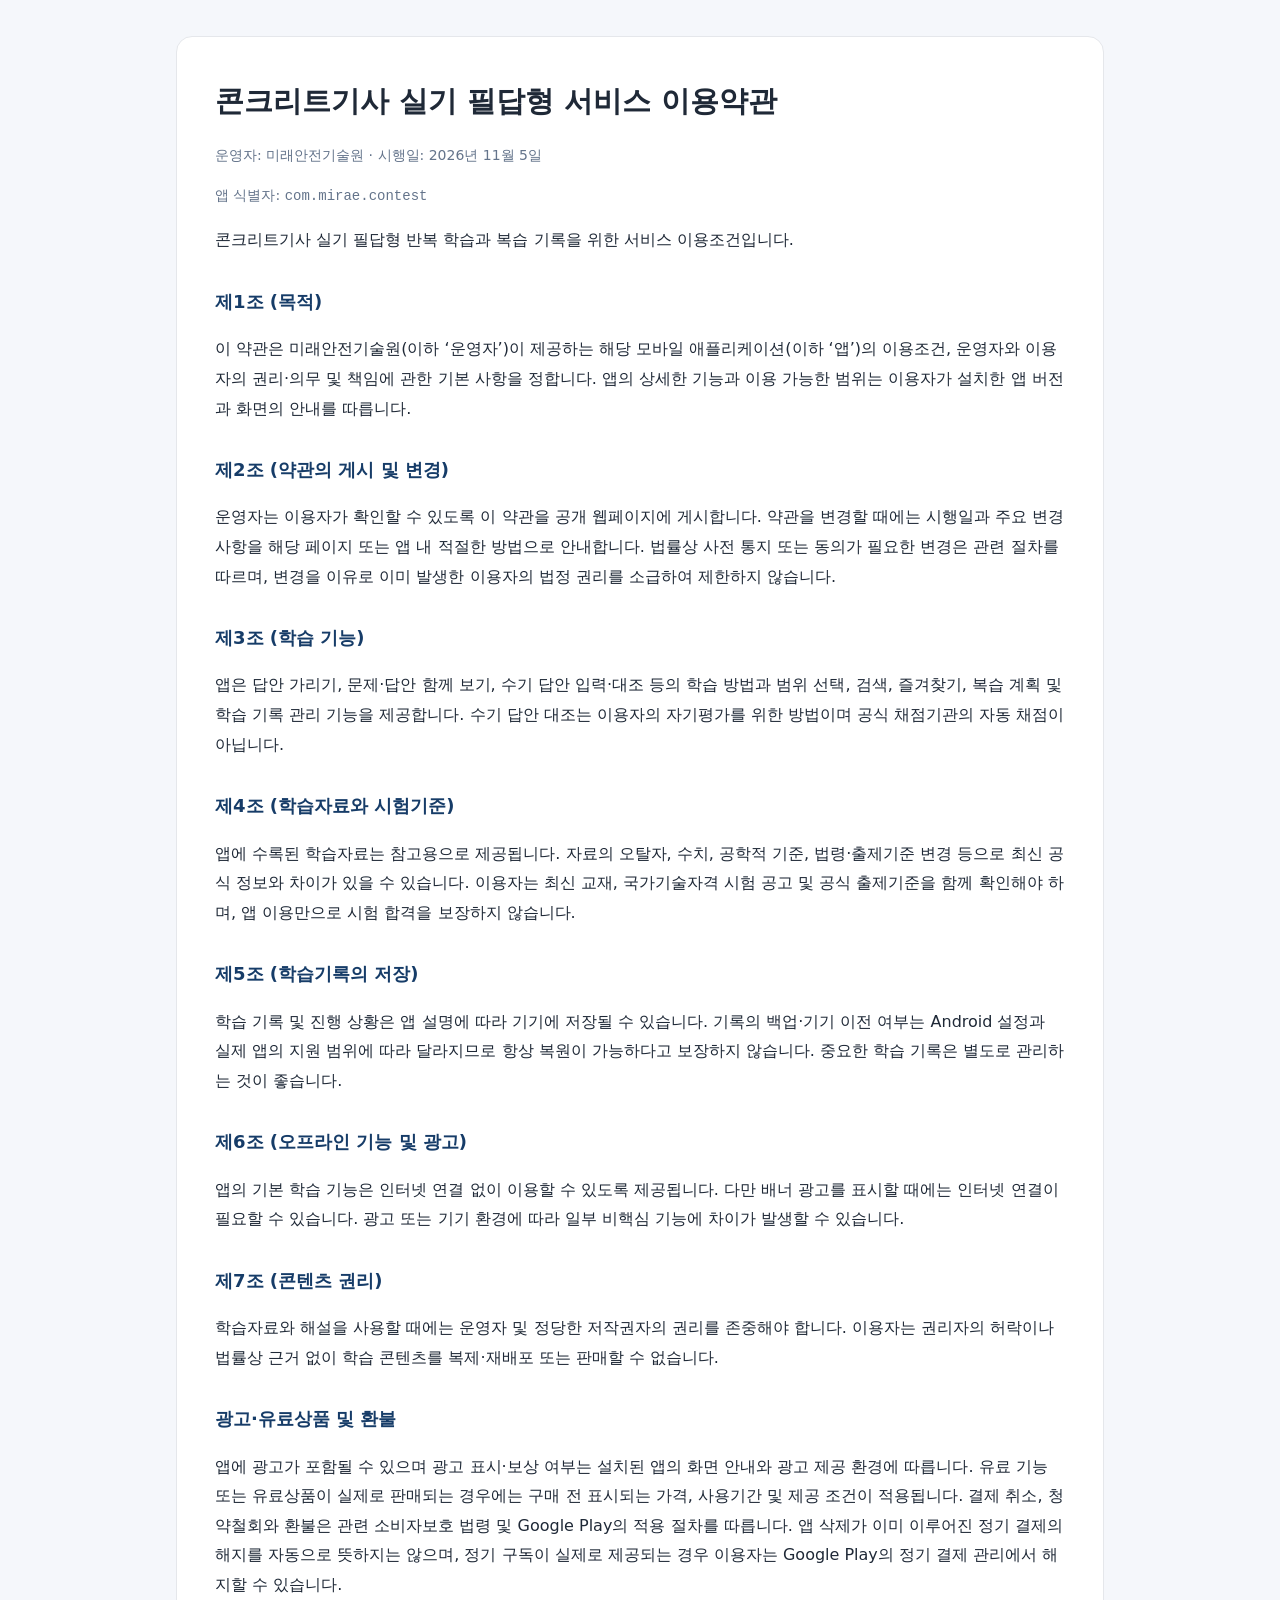
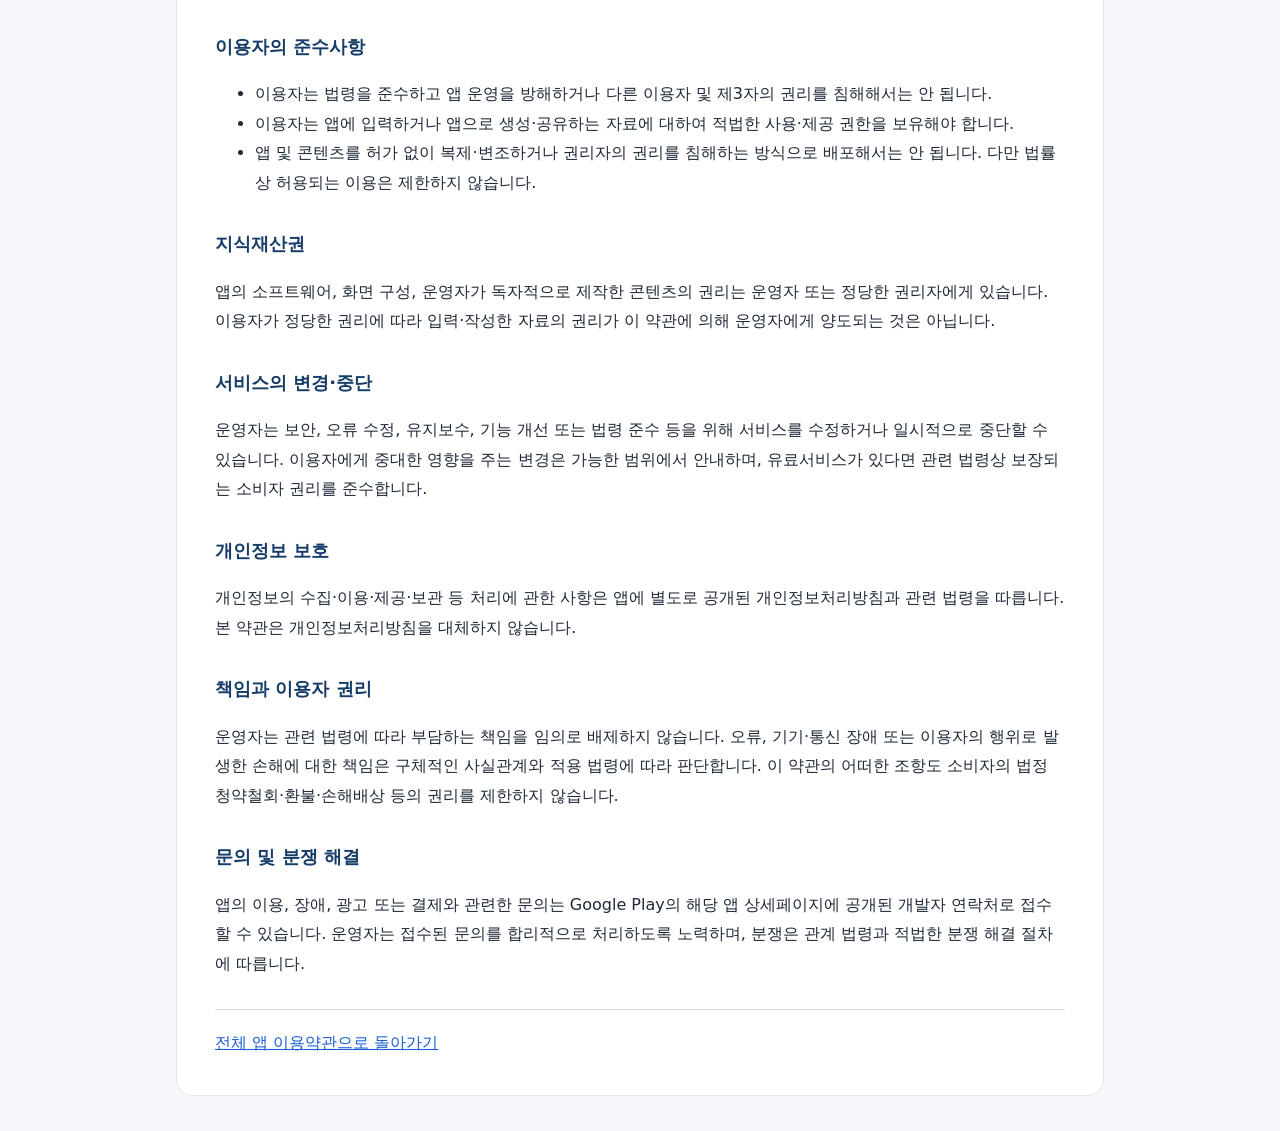
<file: concrete-engineer-written.html>
<!doctype html>
<html lang="ko">
<head>
<meta charset="utf-8">
<meta name="viewport" content="width=device-width,initial-scale=1">
<meta name="description" content="미래안전기술원 콘크리트기사 실기 필답형 서비스 이용약관">
<title>콘크리트기사 실기 필답형 서비스 이용약관 | 미래안전기술원</title>
<link rel="stylesheet" href="style.css">
</head>
<body><main class="wrap">
<h1>콘크리트기사 실기 필답형 서비스 이용약관</h1>
<p class="meta">운영자: 미래안전기술원 · 시행일: 2026년 11월 5일</p>
<p class="meta">앱 식별자: <code>com.mirae.contest</code></p>
<p>콘크리트기사 실기 필답형 반복 학습과 복습 기록을 위한 서비스 이용조건입니다.</p>
<section><h2>제1조 (목적)</h2><p>이 약관은 미래안전기술원(이하 ‘운영자’)이 제공하는 해당 모바일 애플리케이션(이하 ‘앱’)의 이용조건, 운영자와 이용자의 권리·의무 및 책임에 관한 기본 사항을 정합니다. 앱의 상세한 기능과 이용 가능한 범위는 이용자가 설치한 앱 버전과 화면의 안내를 따릅니다.</p></section>
<section><h2>제2조 (약관의 게시 및 변경)</h2><p>운영자는 이용자가 확인할 수 있도록 이 약관을 공개 웹페이지에 게시합니다. 약관을 변경할 때에는 시행일과 주요 변경 사항을 해당 페이지 또는 앱 내 적절한 방법으로 안내합니다. 법률상 사전 통지 또는 동의가 필요한 변경은 관련 절차를 따르며, 변경을 이유로 이미 발생한 이용자의 법정 권리를 소급하여 제한하지 않습니다.</p></section>
<section><h2>제3조 (학습 기능)</h2><p>앱은 답안 가리기, 문제·답안 함께 보기, 수기 답안 입력·대조 등의 학습 방법과 범위 선택, 검색, 즐겨찾기, 복습 계획 및 학습 기록 관리 기능을 제공합니다. 수기 답안 대조는 이용자의 자기평가를 위한 방법이며 공식 채점기관의 자동 채점이 아닙니다.</p></section>
<section><h2>제4조 (학습자료와 시험기준)</h2><p>앱에 수록된 학습자료는 참고용으로 제공됩니다. 자료의 오탈자, 수치, 공학적 기준, 법령·출제기준 변경 등으로 최신 공식 정보와 차이가 있을 수 있습니다. 이용자는 최신 교재, 국가기술자격 시험 공고 및 공식 출제기준을 함께 확인해야 하며, 앱 이용만으로 시험 합격을 보장하지 않습니다.</p></section>
<section><h2>제5조 (학습기록의 저장)</h2><p>학습 기록 및 진행 상황은 앱 설명에 따라 기기에 저장될 수 있습니다. 기록의 백업·기기 이전 여부는 Android 설정과 실제 앱의 지원 범위에 따라 달라지므로 항상 복원이 가능하다고 보장하지 않습니다. 중요한 학습 기록은 별도로 관리하는 것이 좋습니다.</p></section>
<section><h2>제6조 (오프라인 기능 및 광고)</h2><p>앱의 기본 학습 기능은 인터넷 연결 없이 이용할 수 있도록 제공됩니다. 다만 배너 광고를 표시할 때에는 인터넷 연결이 필요할 수 있습니다. 광고 또는 기기 환경에 따라 일부 비핵심 기능에 차이가 발생할 수 있습니다.</p></section>
<section><h2>제7조 (콘텐츠 권리)</h2><p>학습자료와 해설을 사용할 때에는 운영자 및 정당한 저작권자의 권리를 존중해야 합니다. 이용자는 권리자의 허락이나 법률상 근거 없이 학습 콘텐츠를 복제·재배포 또는 판매할 수 없습니다.</p></section>
<section><h2>광고·유료상품 및 환불</h2><p>앱에 광고가 포함될 수 있으며 광고 표시·보상 여부는 설치된 앱의 화면 안내와 광고 제공 환경에 따릅니다. 유료 기능 또는 유료상품이 실제로 판매되는 경우에는 구매 전 표시되는 가격, 사용기간 및 제공 조건이 적용됩니다. 결제 취소, 청약철회와 환불은 관련 소비자보호 법령 및 Google Play의 적용 절차를 따릅니다. 앱 삭제가 이미 이루어진 정기 결제의 해지를 자동으로 뜻하지는 않으며, 정기 구독이 실제로 제공되는 경우 이용자는 Google Play의 정기 결제 관리에서 해지할 수 있습니다.</p></section>
<section><h2>이용자의 준수사항</h2><ul><li>이용자는 법령을 준수하고 앱 운영을 방해하거나 다른 이용자 및 제3자의 권리를 침해해서는 안 됩니다.</li><li>이용자는 앱에 입력하거나 앱으로 생성·공유하는 자료에 대하여 적법한 사용·제공 권한을 보유해야 합니다.</li><li>앱 및 콘텐츠를 허가 없이 복제·변조하거나 권리자의 권리를 침해하는 방식으로 배포해서는 안 됩니다. 다만 법률상 허용되는 이용은 제한하지 않습니다.</li></ul></section>
<section><h2>지식재산권</h2><p>앱의 소프트웨어, 화면 구성, 운영자가 독자적으로 제작한 콘텐츠의 권리는 운영자 또는 정당한 권리자에게 있습니다. 이용자가 정당한 권리에 따라 입력·작성한 자료의 권리가 이 약관에 의해 운영자에게 양도되는 것은 아닙니다.</p></section>
<section><h2>서비스의 변경·중단</h2><p>운영자는 보안, 오류 수정, 유지보수, 기능 개선 또는 법령 준수 등을 위해 서비스를 수정하거나 일시적으로 중단할 수 있습니다. 이용자에게 중대한 영향을 주는 변경은 가능한 범위에서 안내하며, 유료서비스가 있다면 관련 법령상 보장되는 소비자 권리를 준수합니다.</p></section>
<section><h2>개인정보 보호</h2><p>개인정보의 수집·이용·제공·보관 등 처리에 관한 사항은 앱에 별도로 공개된 개인정보처리방침과 관련 법령을 따릅니다. 본 약관은 개인정보처리방침을 대체하지 않습니다.</p></section>
<section><h2>책임과 이용자 권리</h2><p>운영자는 관련 법령에 따라 부담하는 책임을 임의로 배제하지 않습니다. 오류, 기기·통신 장애 또는 이용자의 행위로 발생한 손해에 대한 책임은 구체적인 사실관계와 적용 법령에 따라 판단합니다. 이 약관의 어떠한 조항도 소비자의 법정 청약철회·환불·손해배상 등의 권리를 제한하지 않습니다.</p></section>
<section><h2>문의 및 분쟁 해결</h2><p>앱의 이용, 장애, 광고 또는 결제와 관련한 문의는 Google Play의 해당 앱 상세페이지에 공개된 개발자 연락처로 접수할 수 있습니다. 운영자는 접수된 문의를 합리적으로 처리하도록 노력하며, 분쟁은 관계 법령과 적법한 분쟁 해결 절차에 따릅니다.</p></section>
<nav class="links" aria-label="약관 탐색"><a href="index.html">전체 앱 이용약관으로 돌아가기</a></nav>
</main></body></html>
</file>
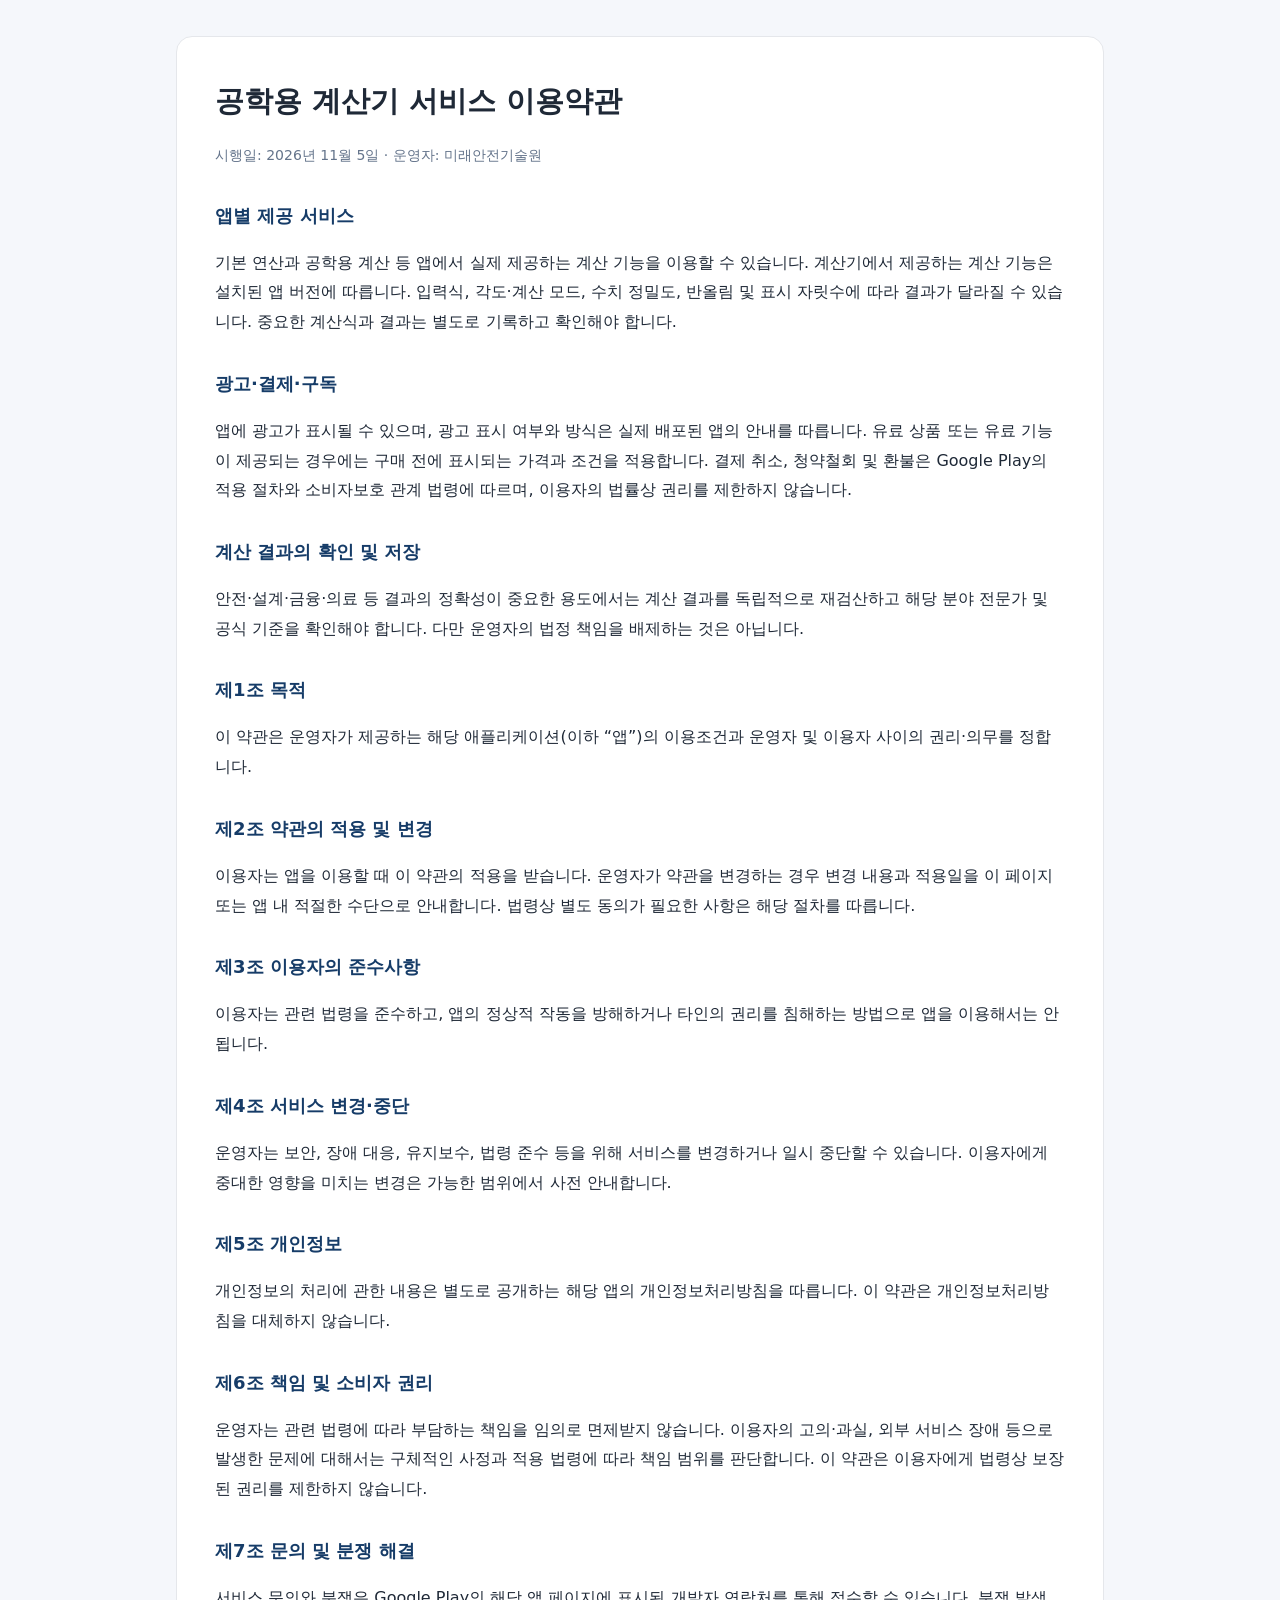
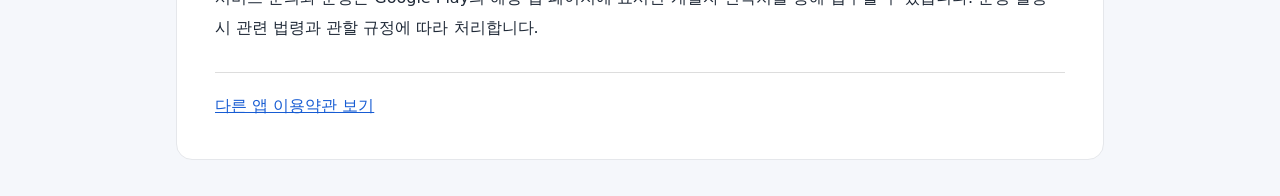
<file: engineering-calculator.html>
<!doctype html><html lang="ko"><head><meta charset="utf-8"><meta name="viewport" content="width=device-width,initial-scale=1"><title>공학용 계산기 서비스 이용약관</title><link rel="stylesheet" href="style.css"></head><body><main class="wrap"><h1>공학용 계산기 서비스 이용약관</h1><p class="meta">시행일: 2026년 11월 5일 · 운영자: 미래안전기술원</p><section><h2>앱별 제공 서비스</h2><p>기본 연산과 공학용 계산 등 앱에서 실제 제공하는 계산 기능을 이용할 수 있습니다. 계산기에서 제공하는 계산 기능은 설치된 앱 버전에 따릅니다. 입력식, 각도·계산 모드, 수치 정밀도, 반올림 및 표시 자릿수에 따라 결과가 달라질 수 있습니다. 중요한 계산식과 결과는 별도로 기록하고 확인해야 합니다.</p></section><section><h2>광고·결제·구독</h2><p>앱에 광고가 표시될 수 있으며, 광고 표시 여부와 방식은 실제 배포된 앱의 안내를 따릅니다. 유료 상품 또는 유료 기능이 제공되는 경우에는 구매 전에 표시되는 가격과 조건을 적용합니다. 결제 취소, 청약철회 및 환불은 Google Play의 적용 절차와 소비자보호 관계 법령에 따르며, 이용자의 법률상 권리를 제한하지 않습니다.</p></section><section><h2>계산 결과의 확인 및 저장</h2><p>안전·설계·금융·의료 등 결과의 정확성이 중요한 용도에서는 계산 결과를 독립적으로 재검산하고 해당 분야 전문가 및 공식 기준을 확인해야 합니다. 다만 운영자의 법정 책임을 배제하는 것은 아닙니다.</p></section><section><h2>제1조 목적</h2><p>이 약관은 운영자가 제공하는 해당 애플리케이션(이하 “앱”)의 이용조건과 운영자 및 이용자 사이의 권리·의무를 정합니다.</p></section><section><h2>제2조 약관의 적용 및 변경</h2><p>이용자는 앱을 이용할 때 이 약관의 적용을 받습니다. 운영자가 약관을 변경하는 경우 변경 내용과 적용일을 이 페이지 또는 앱 내 적절한 수단으로 안내합니다. 법령상 별도 동의가 필요한 사항은 해당 절차를 따릅니다.</p></section><section><h2>제3조 이용자의 준수사항</h2><p>이용자는 관련 법령을 준수하고, 앱의 정상적 작동을 방해하거나 타인의 권리를 침해하는 방법으로 앱을 이용해서는 안 됩니다.</p></section><section><h2>제4조 서비스 변경·중단</h2><p>운영자는 보안, 장애 대응, 유지보수, 법령 준수 등을 위해 서비스를 변경하거나 일시 중단할 수 있습니다. 이용자에게 중대한 영향을 미치는 변경은 가능한 범위에서 사전 안내합니다.</p></section><section><h2>제5조 개인정보</h2><p>개인정보의 처리에 관한 내용은 별도로 공개하는 해당 앱의 개인정보처리방침을 따릅니다. 이 약관은 개인정보처리방침을 대체하지 않습니다.</p></section><section><h2>제6조 책임 및 소비자 권리</h2><p>운영자는 관련 법령에 따라 부담하는 책임을 임의로 면제받지 않습니다. 이용자의 고의·과실, 외부 서비스 장애 등으로 발생한 문제에 대해서는 구체적인 사정과 적용 법령에 따라 책임 범위를 판단합니다. 이 약관은 이용자에게 법령상 보장된 권리를 제한하지 않습니다.</p></section><section><h2>제7조 문의 및 분쟁 해결</h2><p>서비스 문의와 분쟁은 Google Play의 해당 앱 페이지에 표시된 개발자 연락처를 통해 접수할 수 있습니다. 분쟁 발생 시 관련 법령과 관할 규정에 따라 처리합니다.</p></section><div class="links"><a href="index.html">다른 앱 이용약관 보기</a></div></main></body></html>
</file>
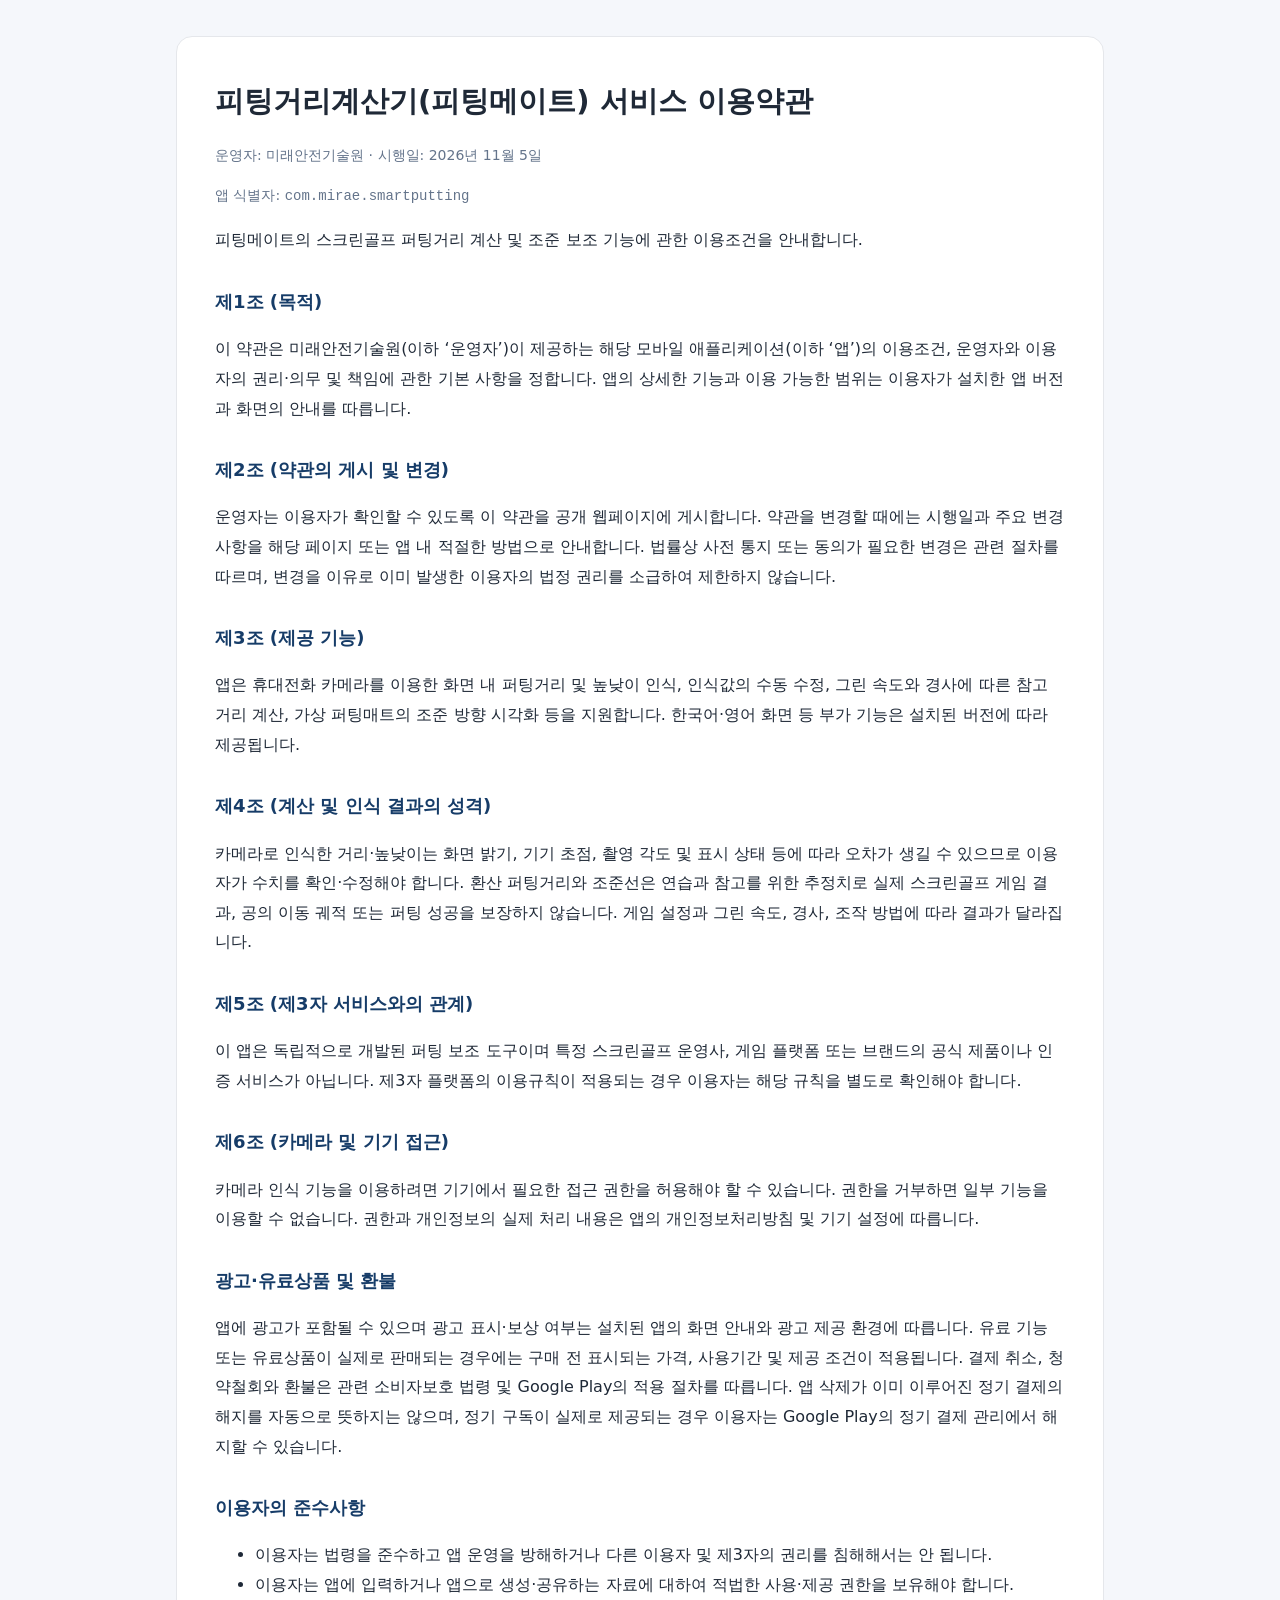
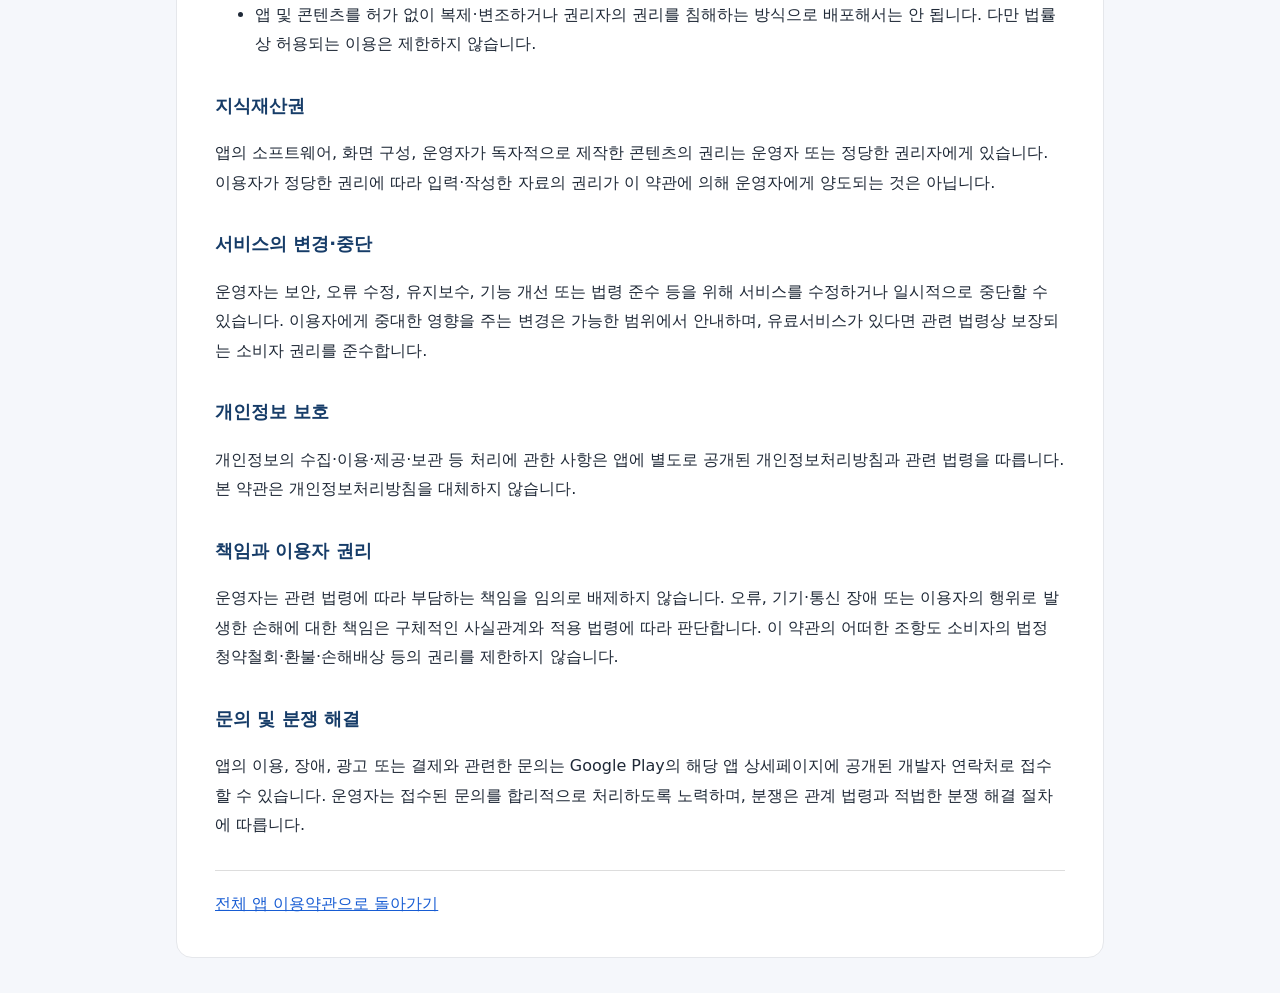
<file: putting-mate.html>
<!doctype html>
<html lang="ko">
<head>
<meta charset="utf-8">
<meta name="viewport" content="width=device-width,initial-scale=1">
<meta name="description" content="미래안전기술원 피팅거리계산기(피팅메이트) 서비스 이용약관">
<title>피팅거리계산기(피팅메이트) 서비스 이용약관 | 미래안전기술원</title>
<link rel="stylesheet" href="style.css">
</head>
<body><main class="wrap">
<h1>피팅거리계산기(피팅메이트) 서비스 이용약관</h1>
<p class="meta">운영자: 미래안전기술원 · 시행일: 2026년 11월 5일</p>
<p class="meta">앱 식별자: <code>com.mirae.smartputting</code></p>
<p>피팅메이트의 스크린골프 퍼팅거리 계산 및 조준 보조 기능에 관한 이용조건을 안내합니다.</p>
<section><h2>제1조 (목적)</h2><p>이 약관은 미래안전기술원(이하 ‘운영자’)이 제공하는 해당 모바일 애플리케이션(이하 ‘앱’)의 이용조건, 운영자와 이용자의 권리·의무 및 책임에 관한 기본 사항을 정합니다. 앱의 상세한 기능과 이용 가능한 범위는 이용자가 설치한 앱 버전과 화면의 안내를 따릅니다.</p></section>
<section><h2>제2조 (약관의 게시 및 변경)</h2><p>운영자는 이용자가 확인할 수 있도록 이 약관을 공개 웹페이지에 게시합니다. 약관을 변경할 때에는 시행일과 주요 변경 사항을 해당 페이지 또는 앱 내 적절한 방법으로 안내합니다. 법률상 사전 통지 또는 동의가 필요한 변경은 관련 절차를 따르며, 변경을 이유로 이미 발생한 이용자의 법정 권리를 소급하여 제한하지 않습니다.</p></section>
<section><h2>제3조 (제공 기능)</h2><p>앱은 휴대전화 카메라를 이용한 화면 내 퍼팅거리 및 높낮이 인식, 인식값의 수동 수정, 그린 속도와 경사에 따른 참고 거리 계산, 가상 퍼팅매트의 조준 방향 시각화 등을 지원합니다. 한국어·영어 화면 등 부가 기능은 설치된 버전에 따라 제공됩니다.</p></section>
<section><h2>제4조 (계산 및 인식 결과의 성격)</h2><p>카메라로 인식한 거리·높낮이는 화면 밝기, 기기 초점, 촬영 각도 및 표시 상태 등에 따라 오차가 생길 수 있으므로 이용자가 수치를 확인·수정해야 합니다. 환산 퍼팅거리와 조준선은 연습과 참고를 위한 추정치로 실제 스크린골프 게임 결과, 공의 이동 궤적 또는 퍼팅 성공을 보장하지 않습니다. 게임 설정과 그린 속도, 경사, 조작 방법에 따라 결과가 달라집니다.</p></section>
<section><h2>제5조 (제3자 서비스와의 관계)</h2><p>이 앱은 독립적으로 개발된 퍼팅 보조 도구이며 특정 스크린골프 운영사, 게임 플랫폼 또는 브랜드의 공식 제품이나 인증 서비스가 아닙니다. 제3자 플랫폼의 이용규칙이 적용되는 경우 이용자는 해당 규칙을 별도로 확인해야 합니다.</p></section>
<section><h2>제6조 (카메라 및 기기 접근)</h2><p>카메라 인식 기능을 이용하려면 기기에서 필요한 접근 권한을 허용해야 할 수 있습니다. 권한을 거부하면 일부 기능을 이용할 수 없습니다. 권한과 개인정보의 실제 처리 내용은 앱의 개인정보처리방침 및 기기 설정에 따릅니다.</p></section>
<section><h2>광고·유료상품 및 환불</h2><p>앱에 광고가 포함될 수 있으며 광고 표시·보상 여부는 설치된 앱의 화면 안내와 광고 제공 환경에 따릅니다. 유료 기능 또는 유료상품이 실제로 판매되는 경우에는 구매 전 표시되는 가격, 사용기간 및 제공 조건이 적용됩니다. 결제 취소, 청약철회와 환불은 관련 소비자보호 법령 및 Google Play의 적용 절차를 따릅니다. 앱 삭제가 이미 이루어진 정기 결제의 해지를 자동으로 뜻하지는 않으며, 정기 구독이 실제로 제공되는 경우 이용자는 Google Play의 정기 결제 관리에서 해지할 수 있습니다.</p></section>
<section><h2>이용자의 준수사항</h2><ul><li>이용자는 법령을 준수하고 앱 운영을 방해하거나 다른 이용자 및 제3자의 권리를 침해해서는 안 됩니다.</li><li>이용자는 앱에 입력하거나 앱으로 생성·공유하는 자료에 대하여 적법한 사용·제공 권한을 보유해야 합니다.</li><li>앱 및 콘텐츠를 허가 없이 복제·변조하거나 권리자의 권리를 침해하는 방식으로 배포해서는 안 됩니다. 다만 법률상 허용되는 이용은 제한하지 않습니다.</li></ul></section>
<section><h2>지식재산권</h2><p>앱의 소프트웨어, 화면 구성, 운영자가 독자적으로 제작한 콘텐츠의 권리는 운영자 또는 정당한 권리자에게 있습니다. 이용자가 정당한 권리에 따라 입력·작성한 자료의 권리가 이 약관에 의해 운영자에게 양도되는 것은 아닙니다.</p></section>
<section><h2>서비스의 변경·중단</h2><p>운영자는 보안, 오류 수정, 유지보수, 기능 개선 또는 법령 준수 등을 위해 서비스를 수정하거나 일시적으로 중단할 수 있습니다. 이용자에게 중대한 영향을 주는 변경은 가능한 범위에서 안내하며, 유료서비스가 있다면 관련 법령상 보장되는 소비자 권리를 준수합니다.</p></section>
<section><h2>개인정보 보호</h2><p>개인정보의 수집·이용·제공·보관 등 처리에 관한 사항은 앱에 별도로 공개된 개인정보처리방침과 관련 법령을 따릅니다. 본 약관은 개인정보처리방침을 대체하지 않습니다.</p></section>
<section><h2>책임과 이용자 권리</h2><p>운영자는 관련 법령에 따라 부담하는 책임을 임의로 배제하지 않습니다. 오류, 기기·통신 장애 또는 이용자의 행위로 발생한 손해에 대한 책임은 구체적인 사실관계와 적용 법령에 따라 판단합니다. 이 약관의 어떠한 조항도 소비자의 법정 청약철회·환불·손해배상 등의 권리를 제한하지 않습니다.</p></section>
<section><h2>문의 및 분쟁 해결</h2><p>앱의 이용, 장애, 광고 또는 결제와 관련한 문의는 Google Play의 해당 앱 상세페이지에 공개된 개발자 연락처로 접수할 수 있습니다. 운영자는 접수된 문의를 합리적으로 처리하도록 노력하며, 분쟁은 관계 법령과 적법한 분쟁 해결 절차에 따릅니다.</p></section>
<nav class="links" aria-label="약관 탐색"><a href="index.html">전체 앱 이용약관으로 돌아가기</a></nav>
</main></body></html>
</file>
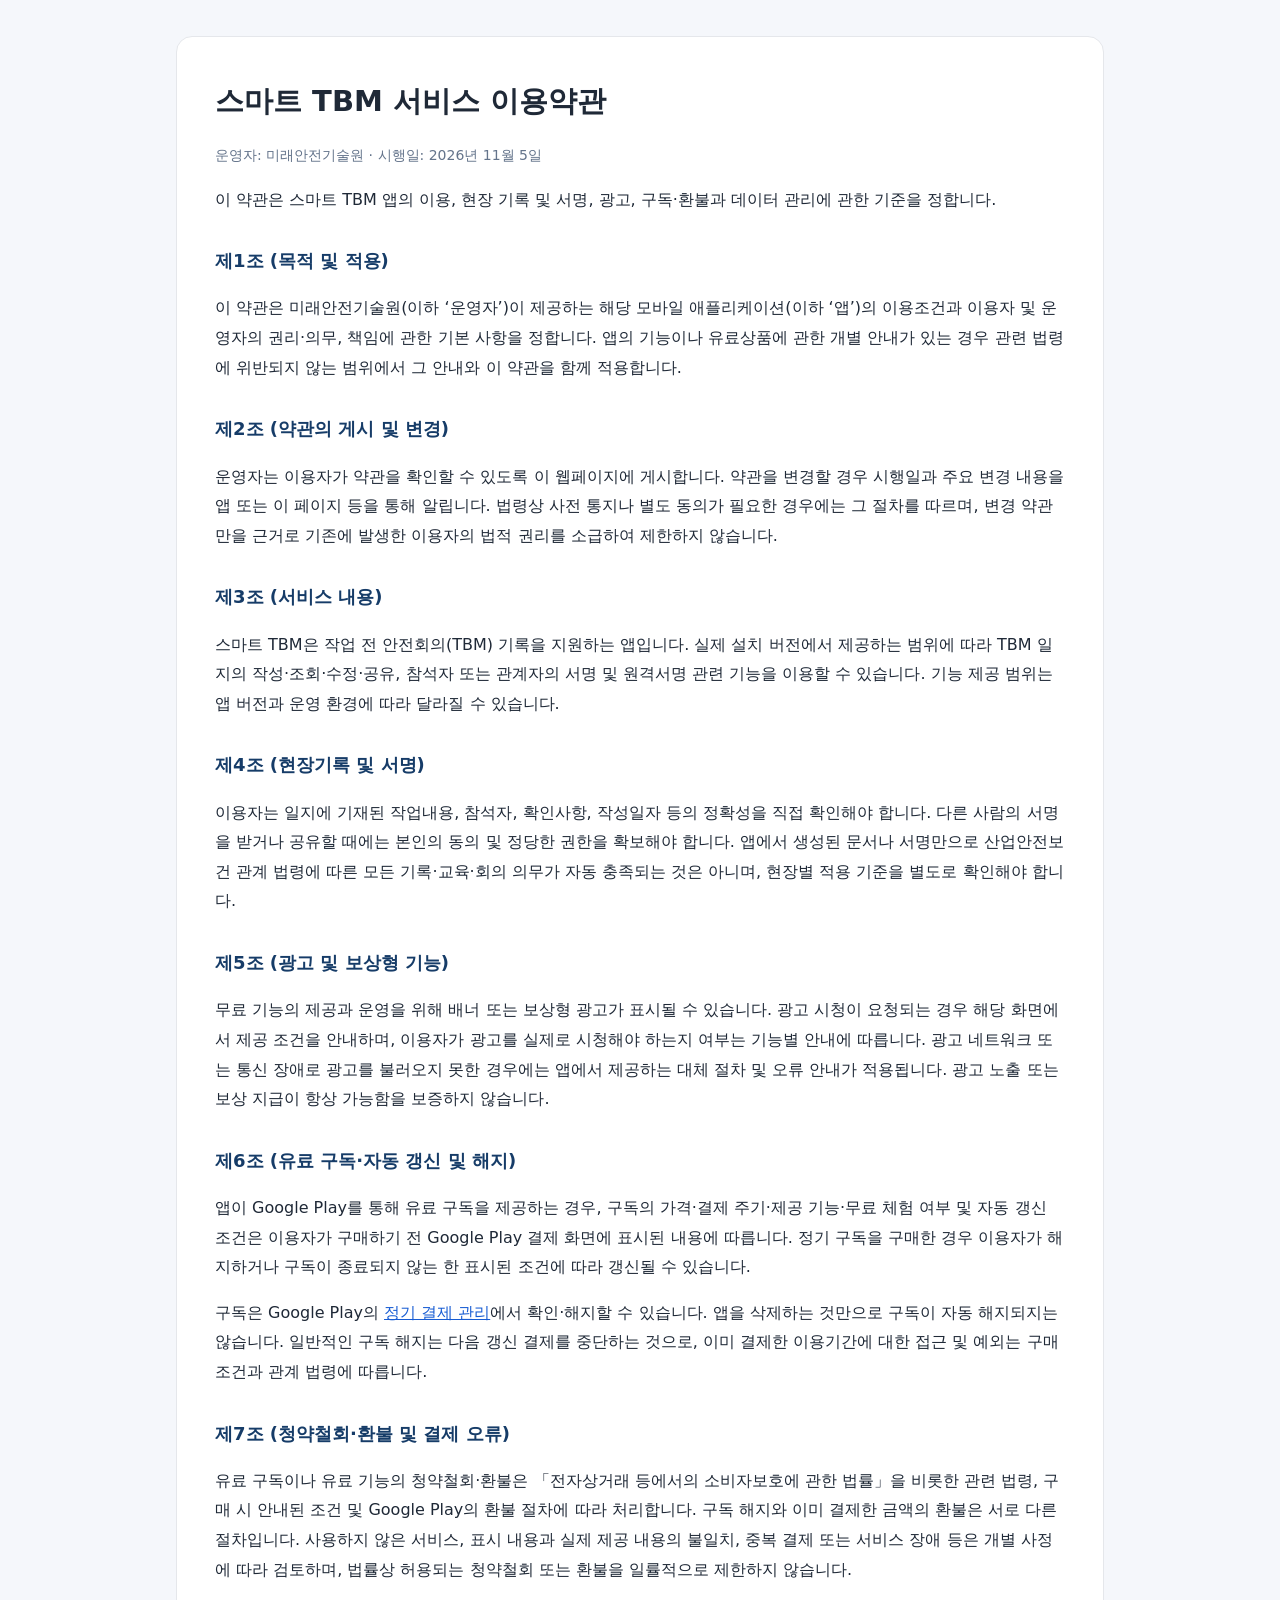
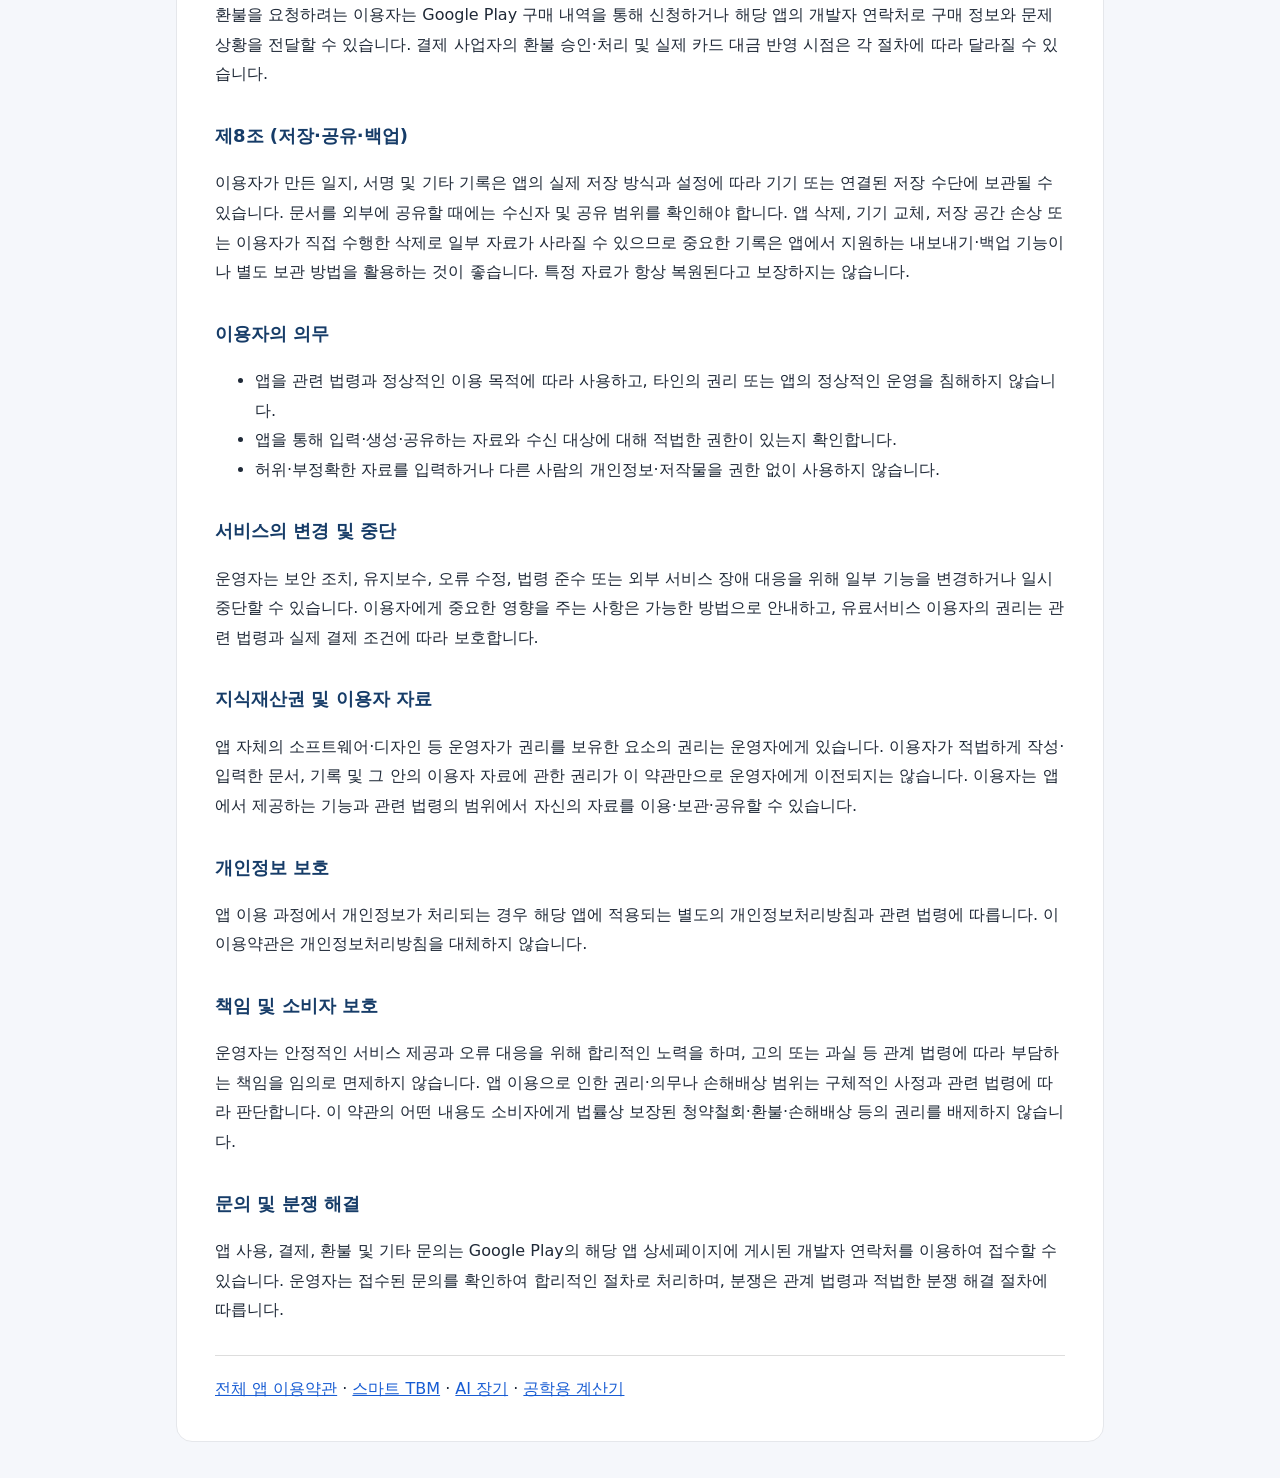
<file: smart-tbm.html>
<!doctype html>
<html lang="ko">
<head>
<meta charset="utf-8">
<meta name="viewport" content="width=device-width, initial-scale=1">
<meta name="description" content="미래안전기술원에서 제공하는 스마트 TBM 서비스 이용약관의 서비스 이용약관">
<title>스마트 TBM 서비스 이용약관 | 미래안전기술원</title>
<link rel="stylesheet" href="style.css">
</head>
<body>
<main class="wrap">
<h1>스마트 TBM 서비스 이용약관</h1>
<p class="meta">운영자: 미래안전기술원 · 시행일: 2026년 11월 5일</p>
<p>이 약관은 스마트 TBM 앱의 이용, 현장 기록 및 서명, 광고, 구독·환불과 데이터 관리에 관한 기준을 정합니다.</p>
<section><h2>제1조 (목적 및 적용)</h2><p>이 약관은 미래안전기술원(이하 ‘운영자’)이 제공하는 해당 모바일 애플리케이션(이하 ‘앱’)의 이용조건과 이용자 및 운영자의 권리·의무, 책임에 관한 기본 사항을 정합니다. 앱의 기능이나 유료상품에 관한 개별 안내가 있는 경우 관련 법령에 위반되지 않는 범위에서 그 안내와 이 약관을 함께 적용합니다.</p></section>
<section><h2>제2조 (약관의 게시 및 변경)</h2><p>운영자는 이용자가 약관을 확인할 수 있도록 이 웹페이지에 게시합니다. 약관을 변경할 경우 시행일과 주요 변경 내용을 앱 또는 이 페이지 등을 통해 알립니다. 법령상 사전 통지나 별도 동의가 필요한 경우에는 그 절차를 따르며, 변경 약관만을 근거로 기존에 발생한 이용자의 법적 권리를 소급하여 제한하지 않습니다.</p></section>
<section><h2>제3조 (서비스 내용)</h2><p>스마트 TBM은 작업 전 안전회의(TBM) 기록을 지원하는 앱입니다. 실제 설치 버전에서 제공하는 범위에 따라 TBM 일지의 작성·조회·수정·공유, 참석자 또는 관계자의 서명 및 원격서명 관련 기능을 이용할 수 있습니다. 기능 제공 범위는 앱 버전과 운영 환경에 따라 달라질 수 있습니다.</p></section>
<section><h2>제4조 (현장기록 및 서명)</h2><p>이용자는 일지에 기재된 작업내용, 참석자, 확인사항, 작성일자 등의 정확성을 직접 확인해야 합니다. 다른 사람의 서명을 받거나 공유할 때에는 본인의 동의 및 정당한 권한을 확보해야 합니다. 앱에서 생성된 문서나 서명만으로 산업안전보건 관계 법령에 따른 모든 기록·교육·회의 의무가 자동 충족되는 것은 아니며, 현장별 적용 기준을 별도로 확인해야 합니다.</p></section>
<section><h2>제5조 (광고 및 보상형 기능)</h2><p>무료 기능의 제공과 운영을 위해 배너 또는 보상형 광고가 표시될 수 있습니다. 광고 시청이 요청되는 경우 해당 화면에서 제공 조건을 안내하며, 이용자가 광고를 실제로 시청해야 하는지 여부는 기능별 안내에 따릅니다. 광고 네트워크 또는 통신 장애로 광고를 불러오지 못한 경우에는 앱에서 제공하는 대체 절차 및 오류 안내가 적용됩니다. 광고 노출 또는 보상 지급이 항상 가능함을 보증하지 않습니다.</p></section>
<section><h2>제6조 (유료 구독·자동 갱신 및 해지)</h2><p>앱이 Google Play를 통해 유료 구독을 제공하는 경우, 구독의 가격·결제 주기·제공 기능·무료 체험 여부 및 자동 갱신 조건은 이용자가 구매하기 전 Google Play 결제 화면에 표시된 내용에 따릅니다. 정기 구독을 구매한 경우 이용자가 해지하거나 구독이 종료되지 않는 한 표시된 조건에 따라 갱신될 수 있습니다.</p><p>구독은 Google Play의 <a href="https://play.google.com/store/account/subscriptions">정기 결제 관리</a>에서 확인·해지할 수 있습니다. 앱을 삭제하는 것만으로 구독이 자동 해지되지는 않습니다. 일반적인 구독 해지는 다음 갱신 결제를 중단하는 것으로, 이미 결제한 이용기간에 대한 접근 및 예외는 구매 조건과 관계 법령에 따릅니다.</p></section>
<section><h2>제7조 (청약철회·환불 및 결제 오류)</h2><p>유료 구독이나 유료 기능의 청약철회·환불은 「전자상거래 등에서의 소비자보호에 관한 법률」을 비롯한 관련 법령, 구매 시 안내된 조건 및 Google Play의 환불 절차에 따라 처리합니다. 구독 해지와 이미 결제한 금액의 환불은 서로 다른 절차입니다. 사용하지 않은 서비스, 표시 내용과 실제 제공 내용의 불일치, 중복 결제 또는 서비스 장애 등은 개별 사정에 따라 검토하며, 법률상 허용되는 청약철회 또는 환불을 일률적으로 제한하지 않습니다.</p><p>환불을 요청하려는 이용자는 Google Play 구매 내역을 통해 신청하거나 해당 앱의 개발자 연락처로 구매 정보와 문제 상황을 전달할 수 있습니다. 결제 사업자의 환불 승인·처리 및 실제 카드 대금 반영 시점은 각 절차에 따라 달라질 수 있습니다.</p></section>
<section><h2>제8조 (저장·공유·백업)</h2><p>이용자가 만든 일지, 서명 및 기타 기록은 앱의 실제 저장 방식과 설정에 따라 기기 또는 연결된 저장 수단에 보관될 수 있습니다. 문서를 외부에 공유할 때에는 수신자 및 공유 범위를 확인해야 합니다. 앱 삭제, 기기 교체, 저장 공간 손상 또는 이용자가 직접 수행한 삭제로 일부 자료가 사라질 수 있으므로 중요한 기록은 앱에서 지원하는 내보내기·백업 기능이나 별도 보관 방법을 활용하는 것이 좋습니다. 특정 자료가 항상 복원된다고 보장하지는 않습니다.</p></section>
<section><h2>이용자의 의무</h2><ul><li>앱을 관련 법령과 정상적인 이용 목적에 따라 사용하고, 타인의 권리 또는 앱의 정상적인 운영을 침해하지 않습니다.</li><li>앱을 통해 입력·생성·공유하는 자료와 수신 대상에 대해 적법한 권한이 있는지 확인합니다.</li><li>허위·부정확한 자료를 입력하거나 다른 사람의 개인정보·저작물을 권한 없이 사용하지 않습니다.</li></ul></section>
<section><h2>서비스의 변경 및 중단</h2><p>운영자는 보안 조치, 유지보수, 오류 수정, 법령 준수 또는 외부 서비스 장애 대응을 위해 일부 기능을 변경하거나 일시 중단할 수 있습니다. 이용자에게 중요한 영향을 주는 사항은 가능한 방법으로 안내하고, 유료서비스 이용자의 권리는 관련 법령과 실제 결제 조건에 따라 보호합니다.</p></section>
<section><h2>지식재산권 및 이용자 자료</h2><p>앱 자체의 소프트웨어·디자인 등 운영자가 권리를 보유한 요소의 권리는 운영자에게 있습니다. 이용자가 적법하게 작성·입력한 문서, 기록 및 그 안의 이용자 자료에 관한 권리가 이 약관만으로 운영자에게 이전되지는 않습니다. 이용자는 앱에서 제공하는 기능과 관련 법령의 범위에서 자신의 자료를 이용·보관·공유할 수 있습니다.</p></section>
<section><h2>개인정보 보호</h2><p>앱 이용 과정에서 개인정보가 처리되는 경우 해당 앱에 적용되는 별도의 개인정보처리방침과 관련 법령에 따릅니다. 이 이용약관은 개인정보처리방침을 대체하지 않습니다.</p></section>
<section><h2>책임 및 소비자 보호</h2><p>운영자는 안정적인 서비스 제공과 오류 대응을 위해 합리적인 노력을 하며, 고의 또는 과실 등 관계 법령에 따라 부담하는 책임을 임의로 면제하지 않습니다. 앱 이용으로 인한 권리·의무나 손해배상 범위는 구체적인 사정과 관련 법령에 따라 판단합니다. 이 약관의 어떤 내용도 소비자에게 법률상 보장된 청약철회·환불·손해배상 등의 권리를 배제하지 않습니다.</p></section>
<section><h2>문의 및 분쟁 해결</h2><p>앱 사용, 결제, 환불 및 기타 문의는 Google Play의 해당 앱 상세페이지에 게시된 개발자 연락처를 이용하여 접수할 수 있습니다. 운영자는 접수된 문의를 확인하여 합리적인 절차로 처리하며, 분쟁은 관계 법령과 적법한 분쟁 해결 절차에 따릅니다.</p></section>
<nav aria-label="약관 메뉴" class="links"><a href="index.html">전체 앱 이용약관</a> · <a href="smart-tbm.html">스마트 TBM</a> · <a href="ai-janggi.html">AI 장기</a> · <a href="engineering-calculator.html">공학용 계산기</a></nav>
</main>
</body>
</html>
</file>
<file: style.css>
body{margin:0;background:#f5f7fb;color:#1f2937;font-family:system-ui,-apple-system,"Malgun Gothic",sans-serif;line-height:1.85}.wrap{max-width:850px;margin:36px auto;padding:38px;background:white;border:1px solid #e5e7eb;border-radius:16px}h1{font-size:29px;margin:0 0 8px}h2{font-size:18px;margin-top:30px;color:#163c68}a{color:#175cd3}.meta{color:#64748b;font-size:14px}.note{background:#f1f5f9;padding:14px;border-radius:8px}.links{margin-top:30px;padding-top:18px;border-top:1px solid #ddd}@media(max-width:650px){.wrap{margin:0;border:0;border-radius:0;padding:24px}h1{font-size:24px}}
</file>
